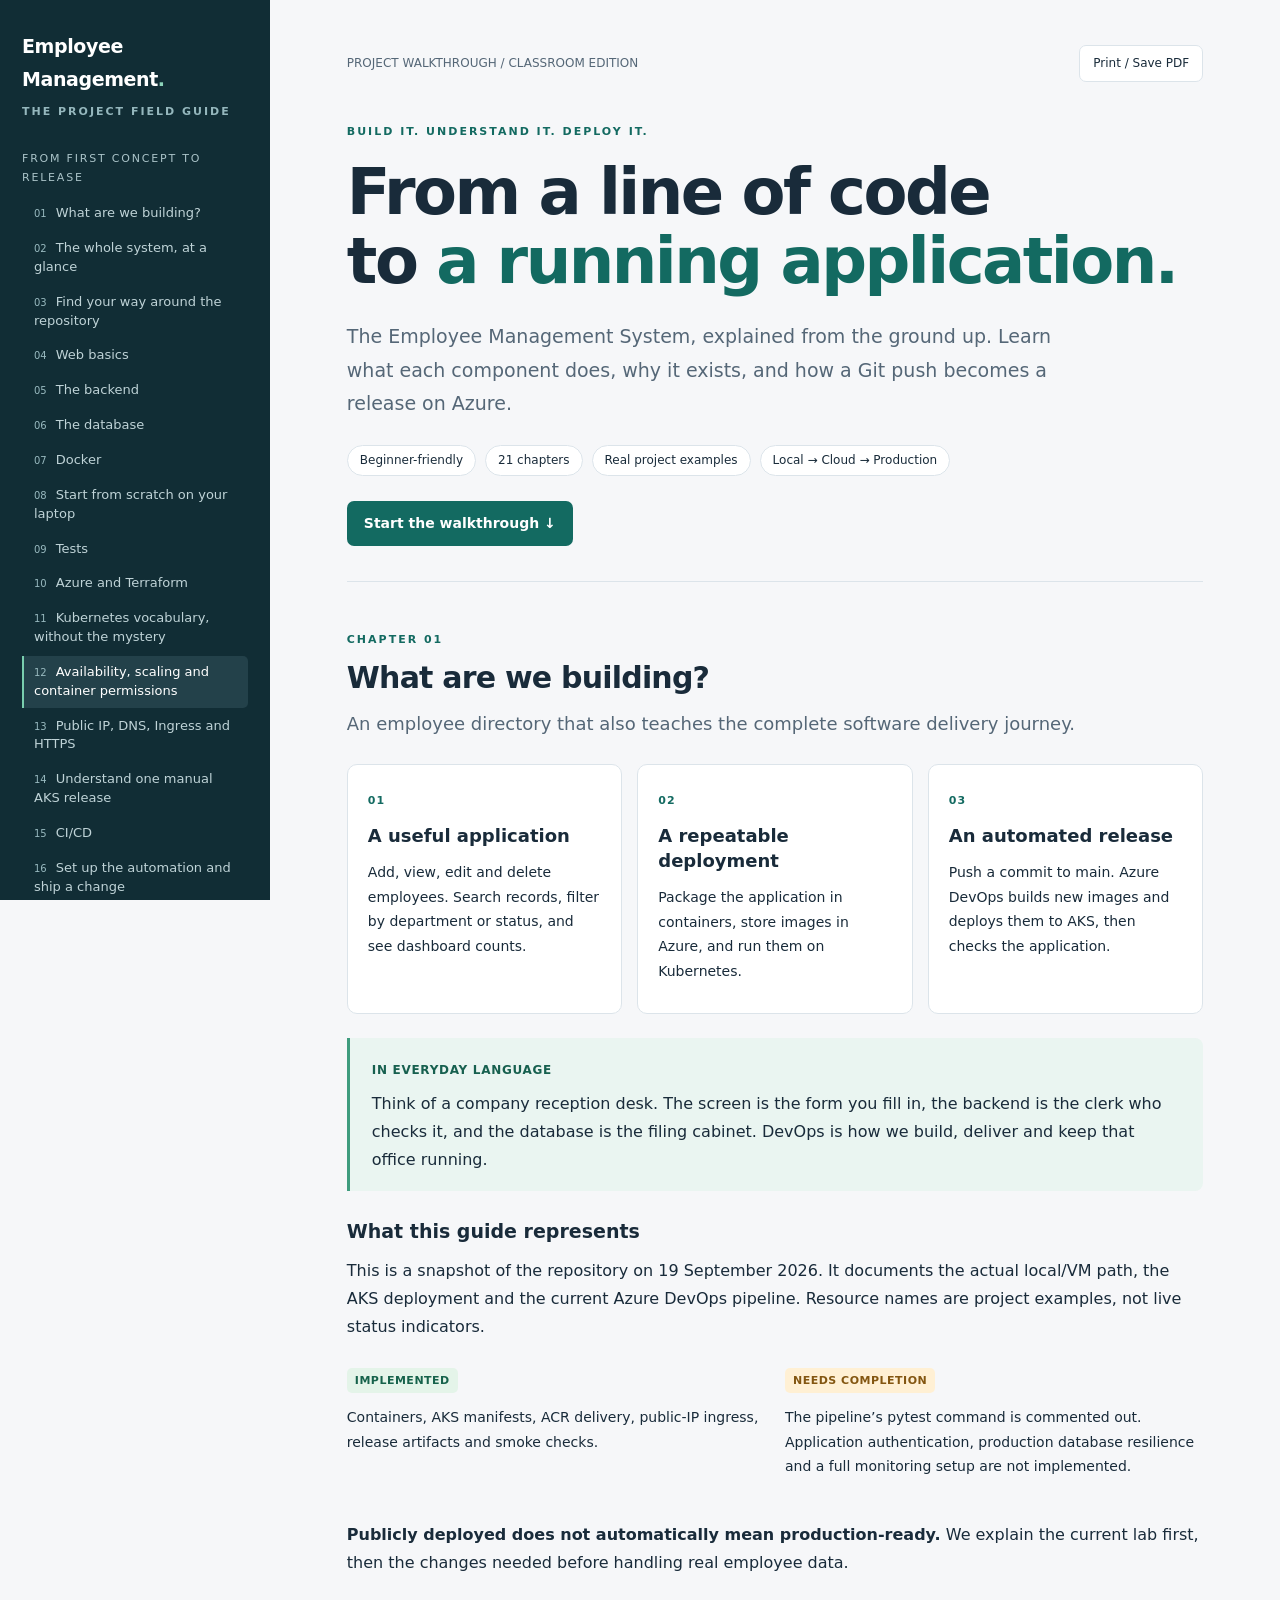
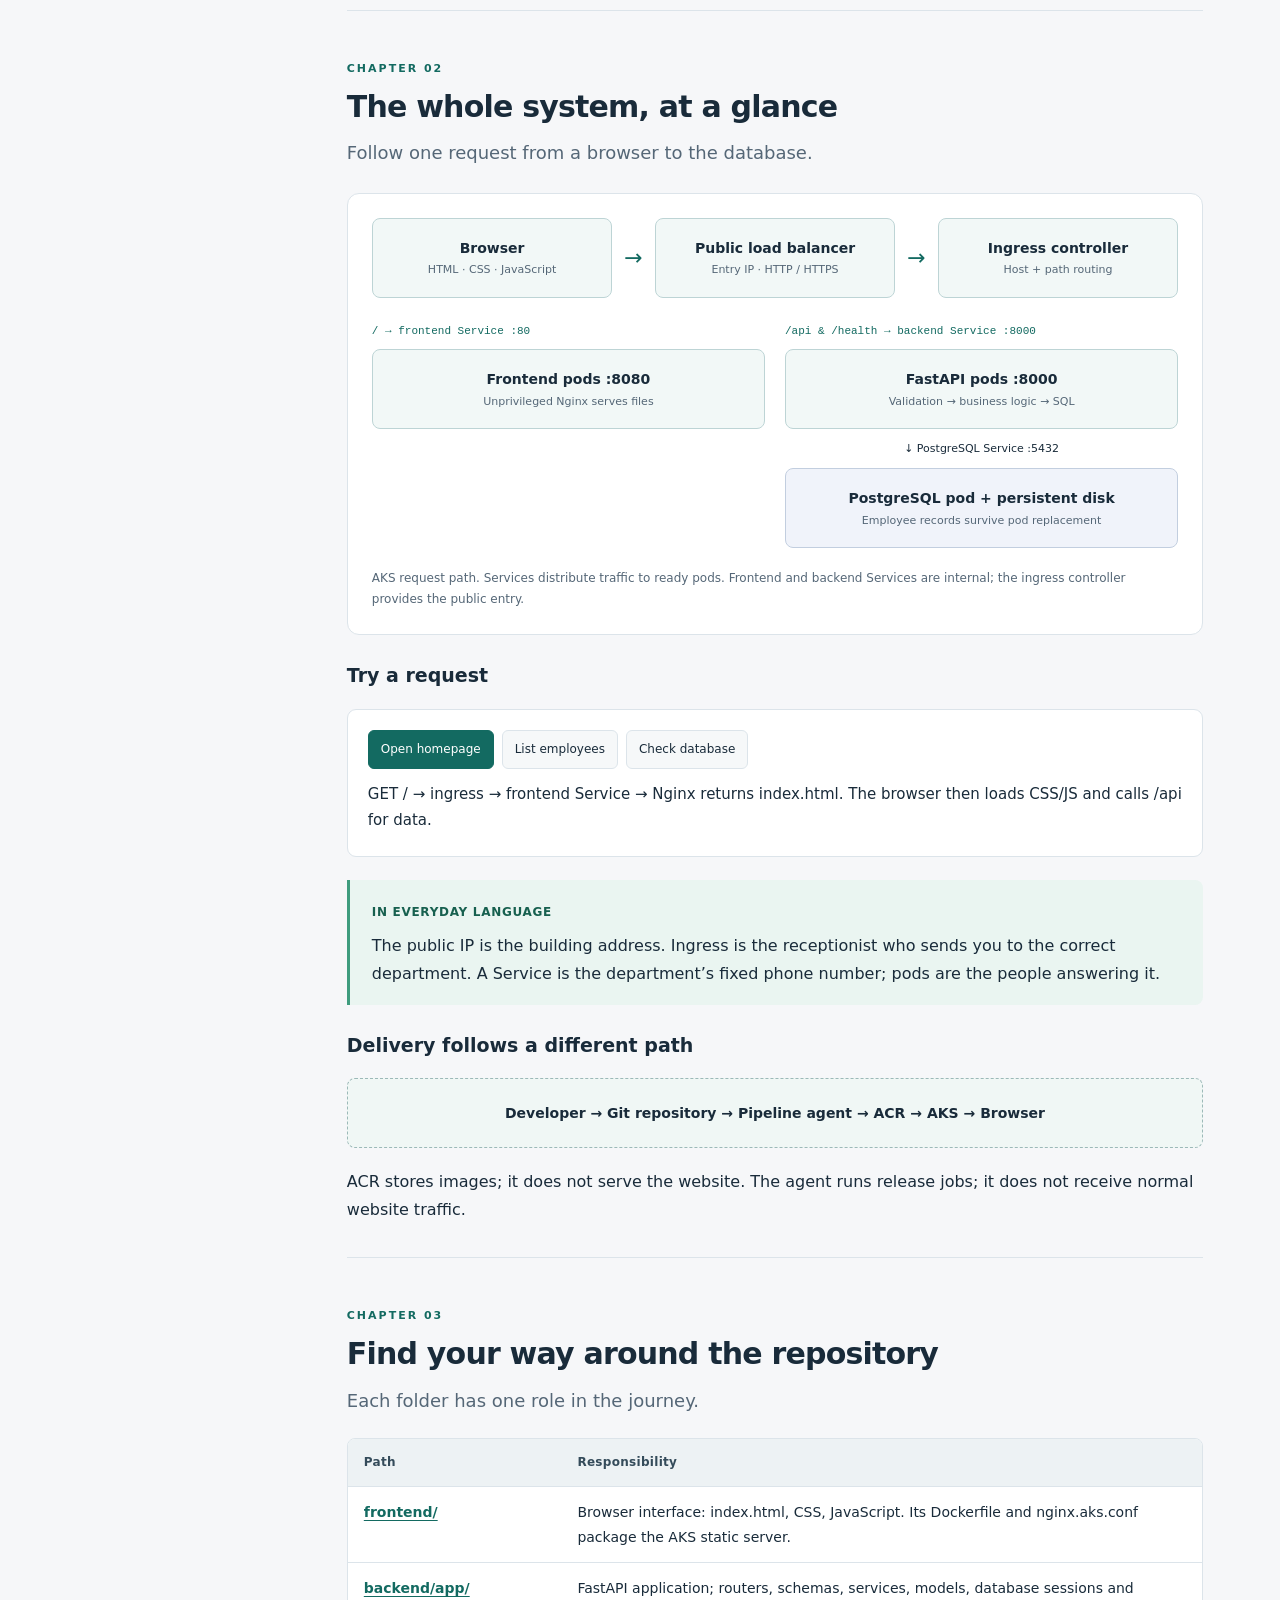
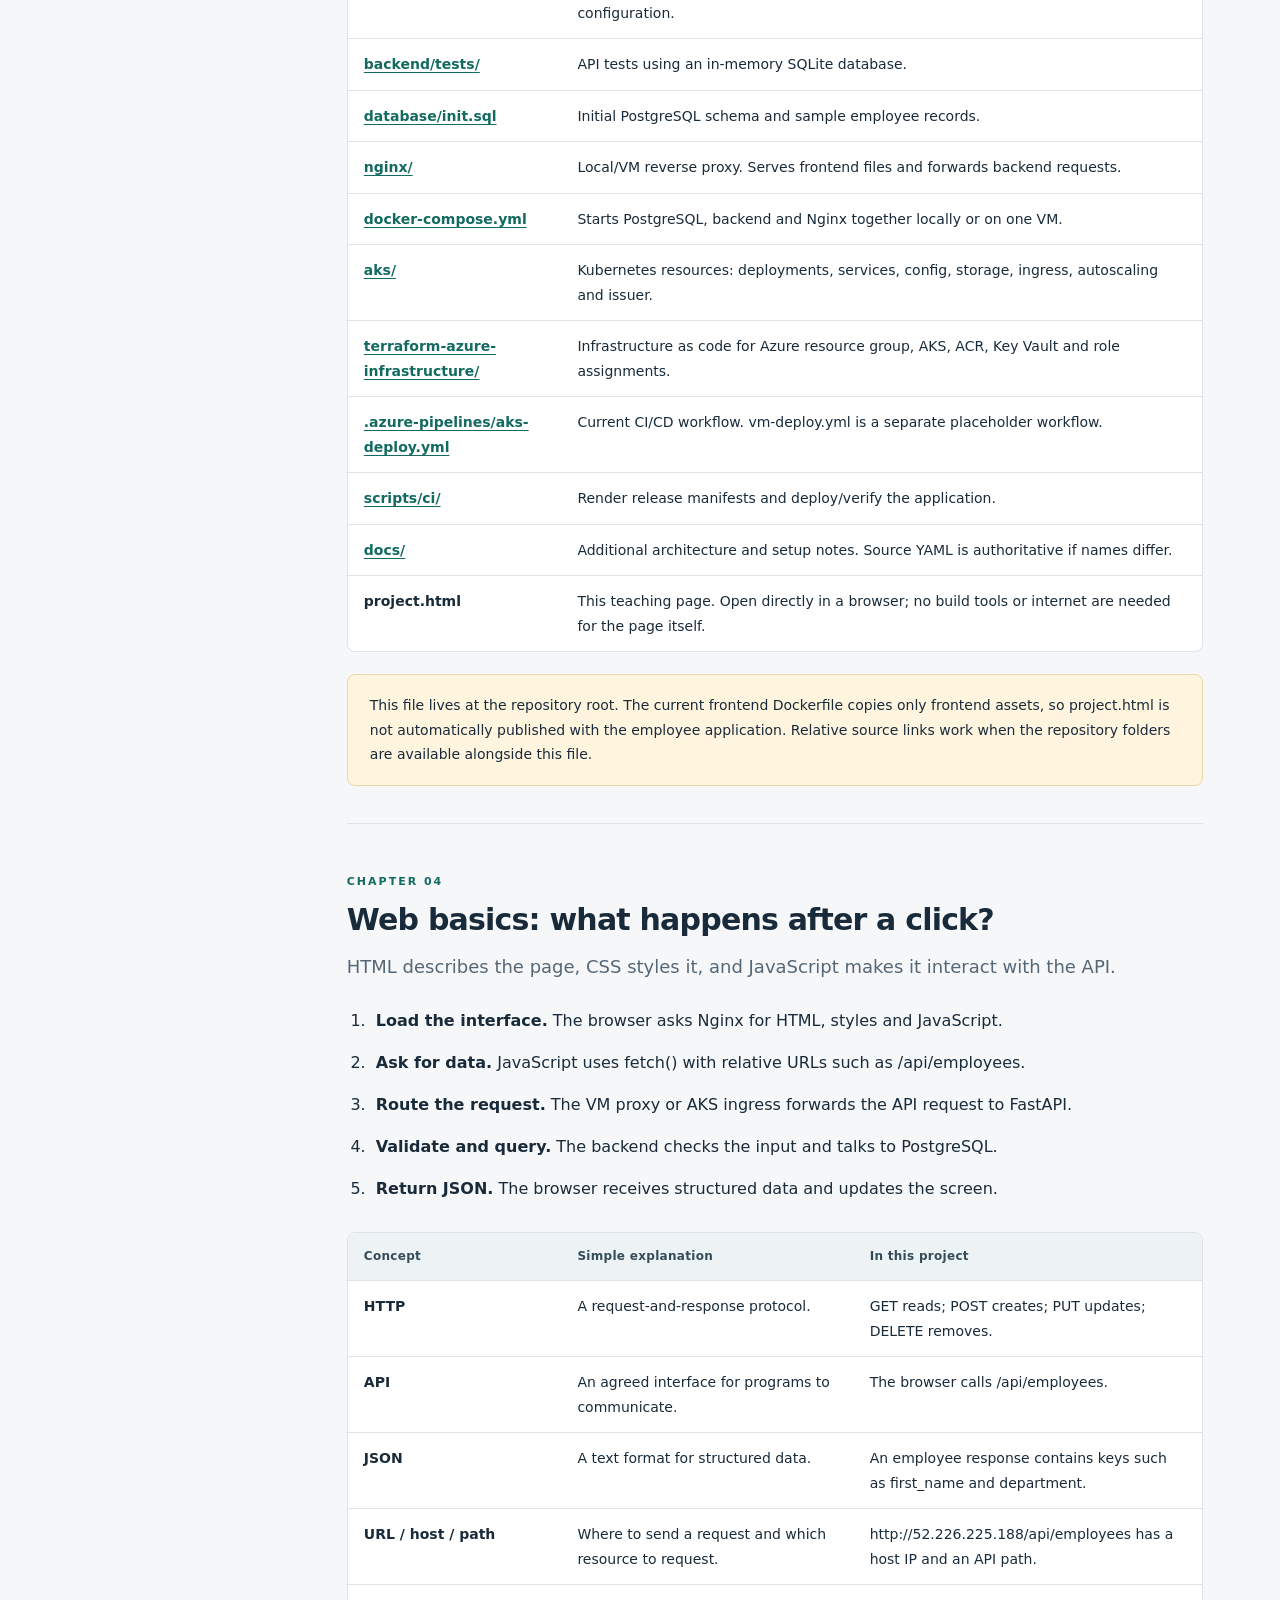
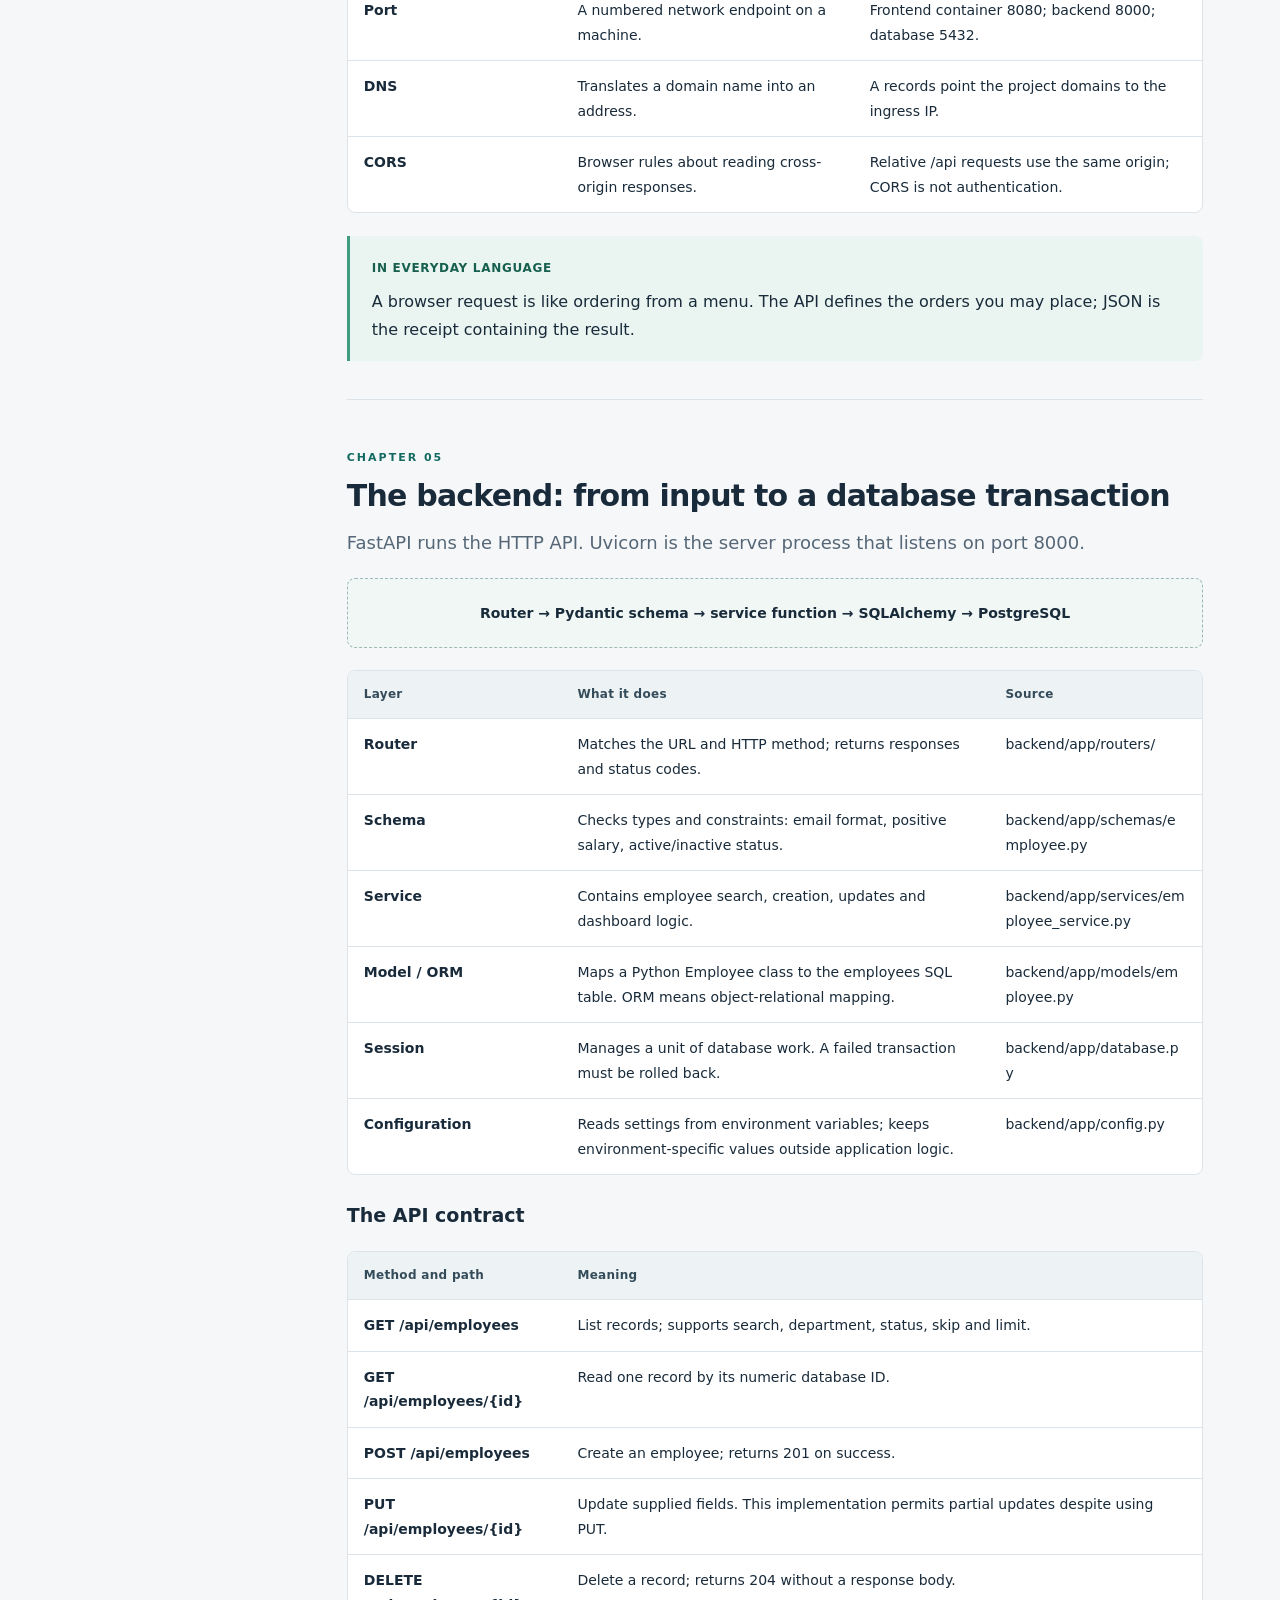
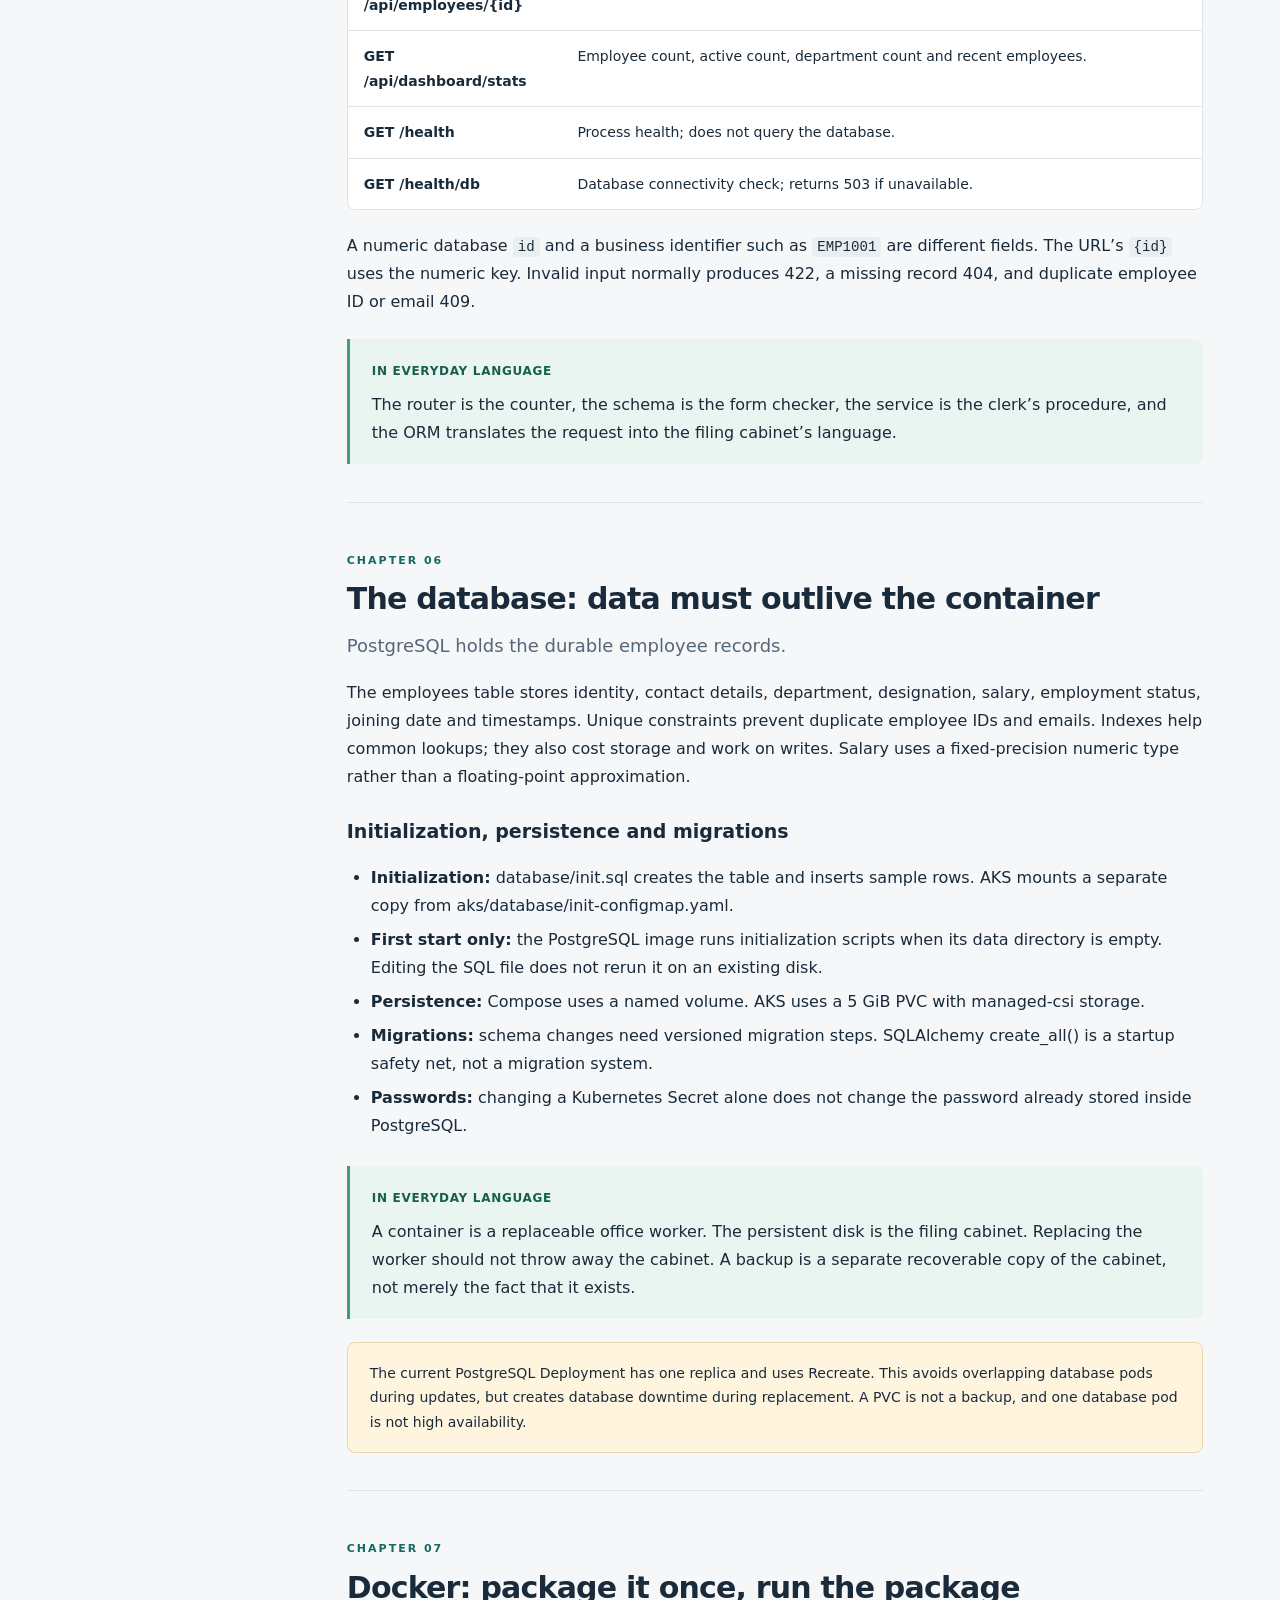
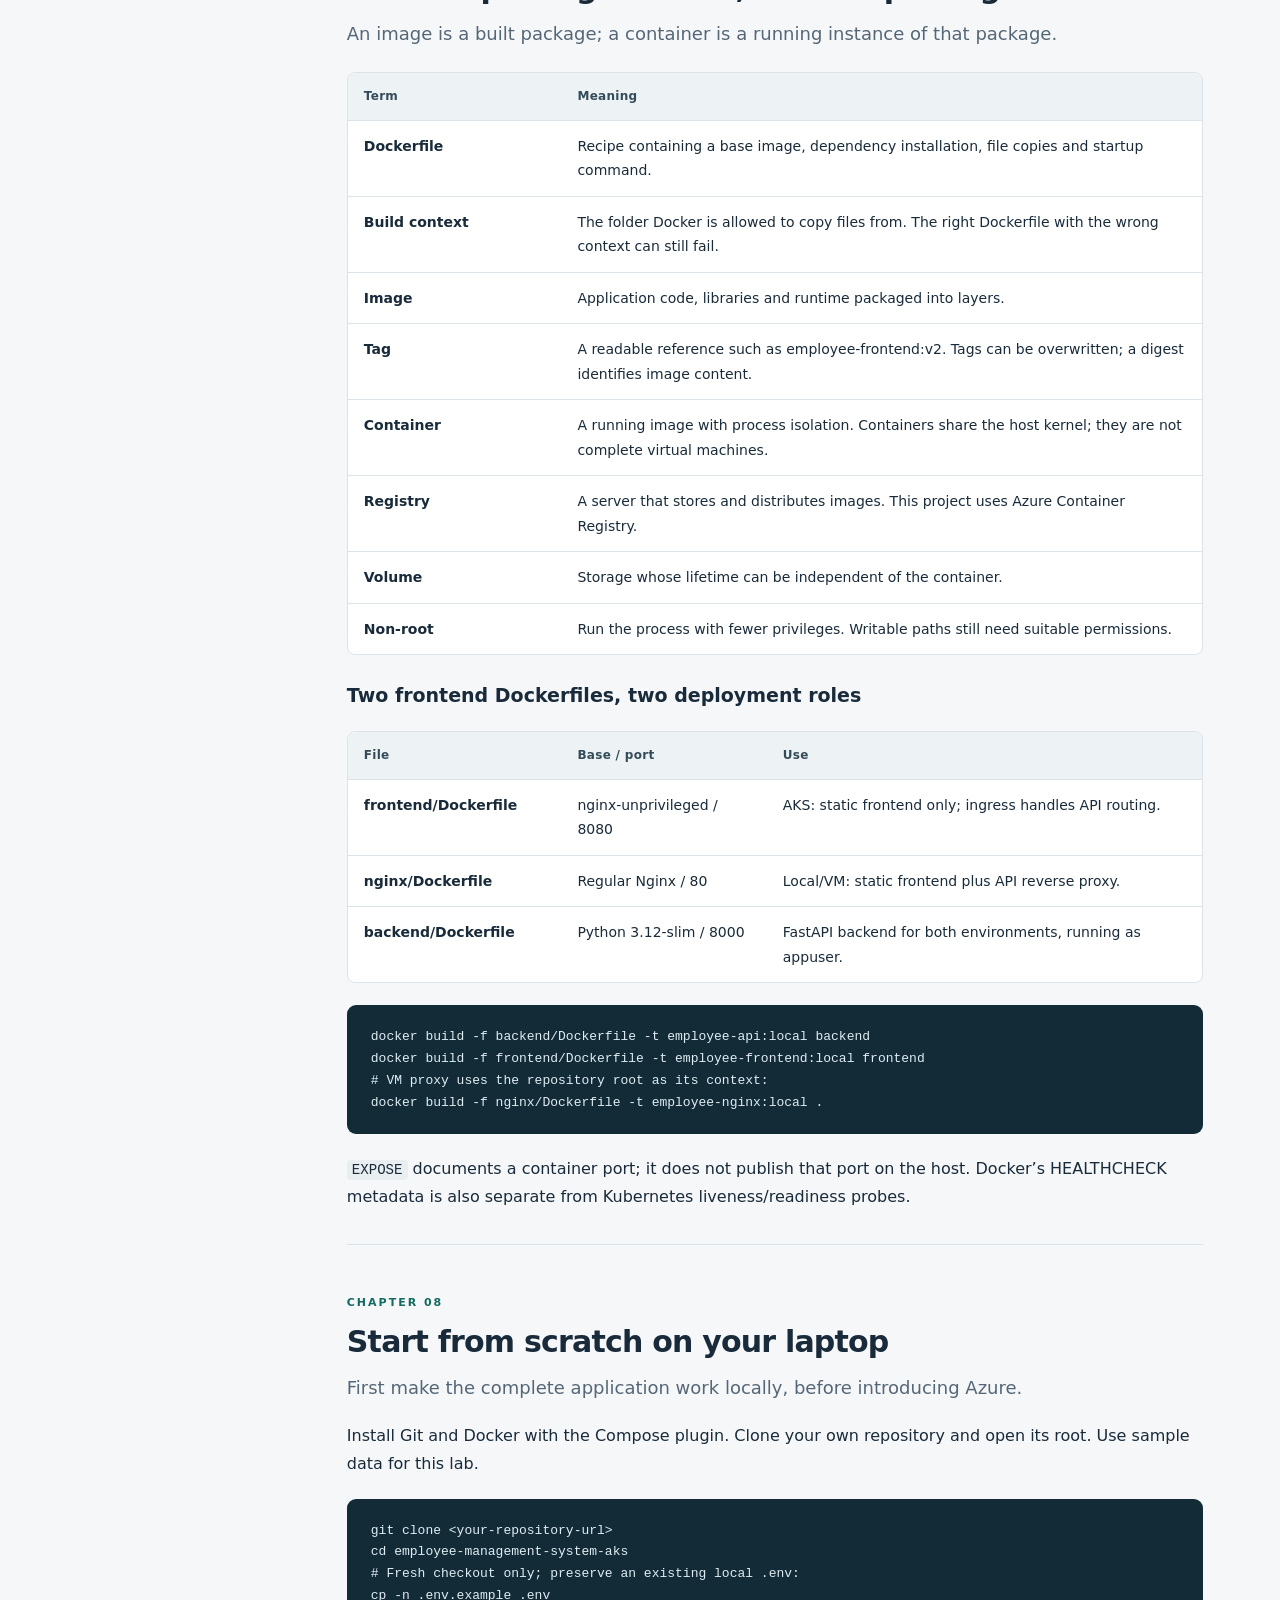
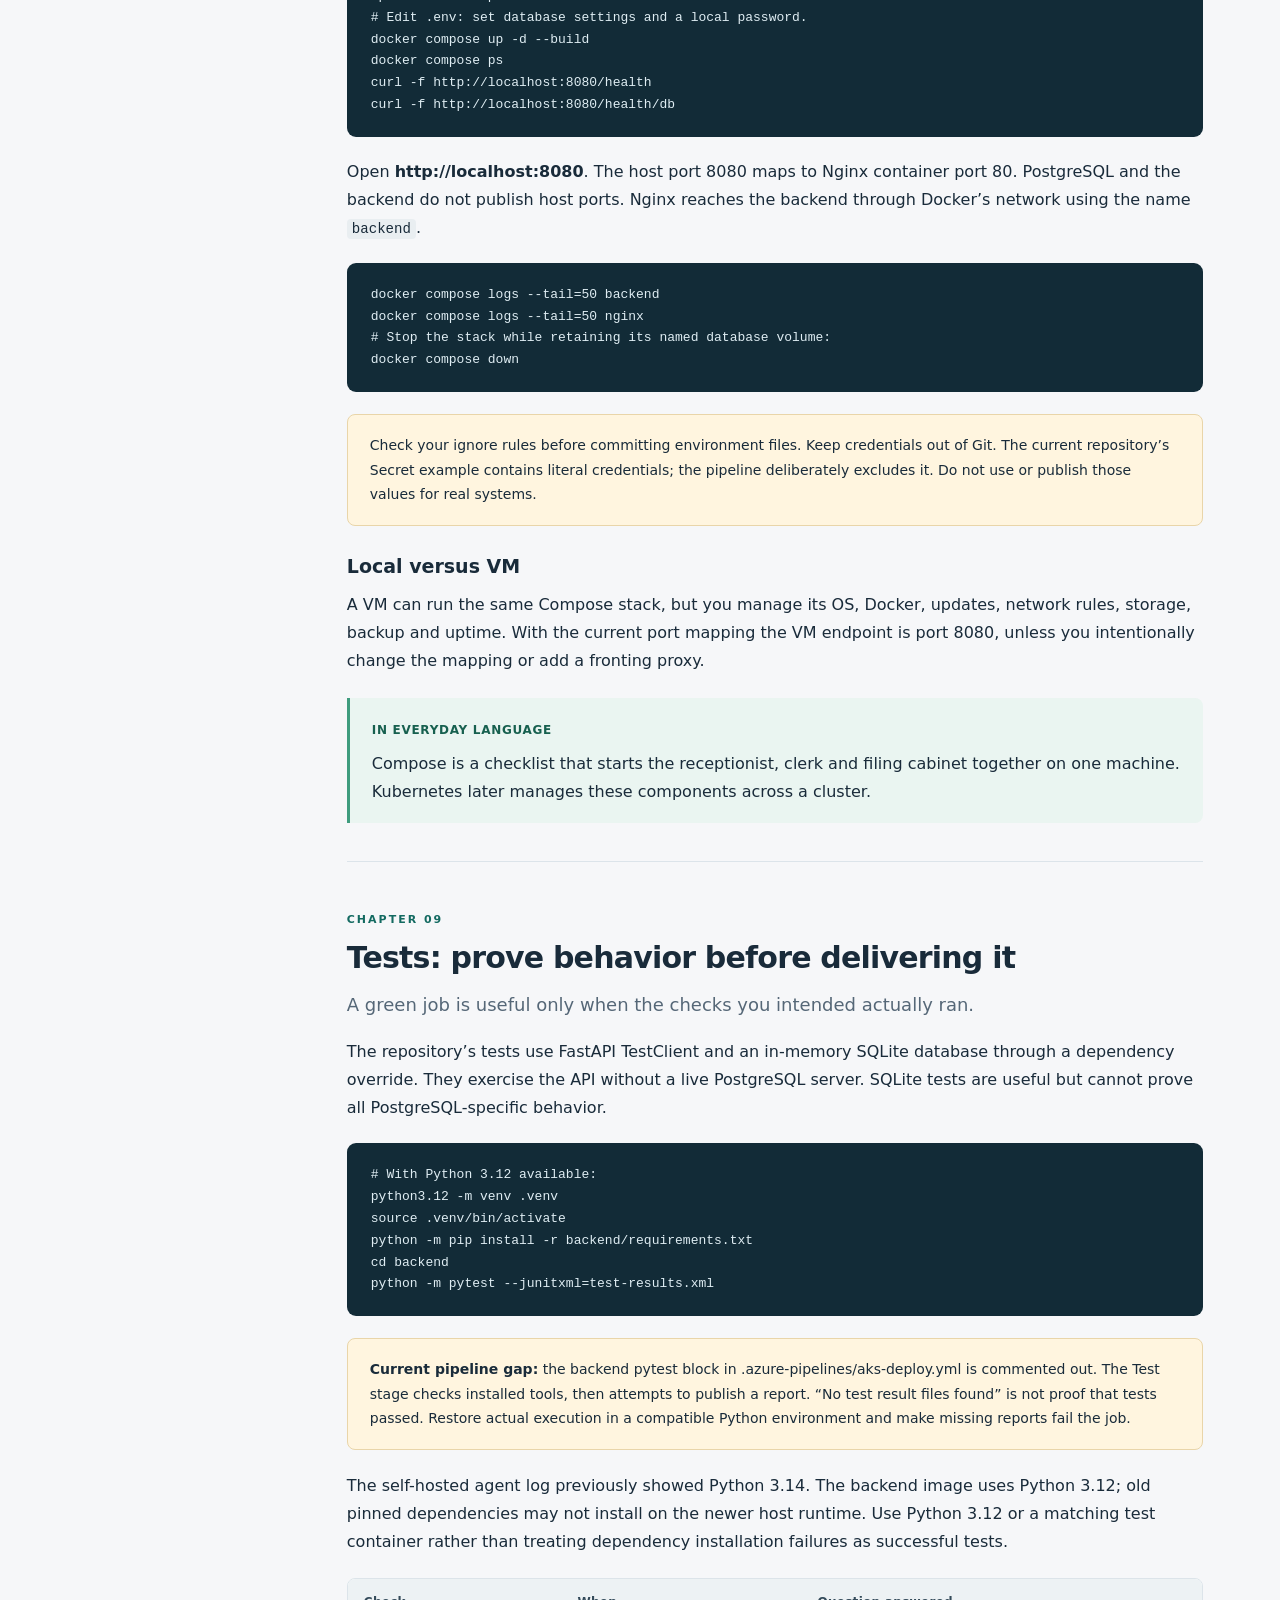
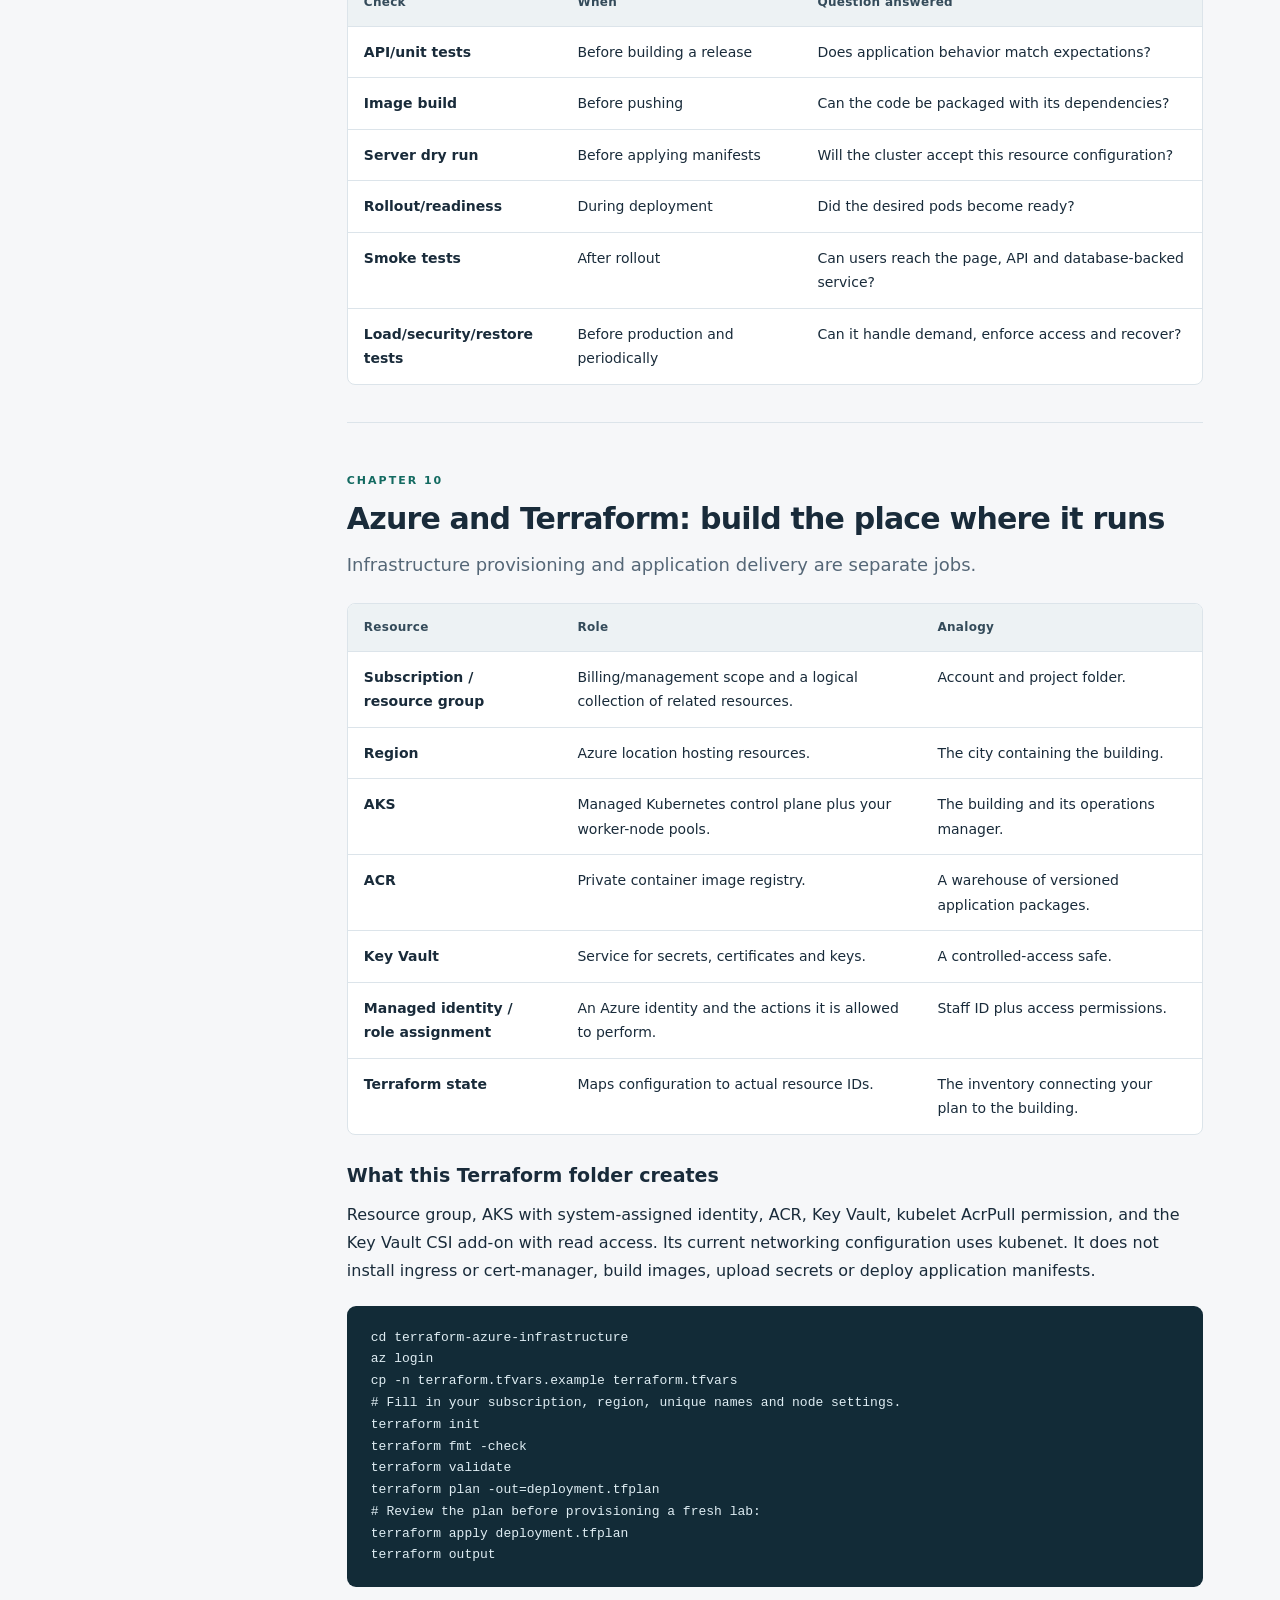
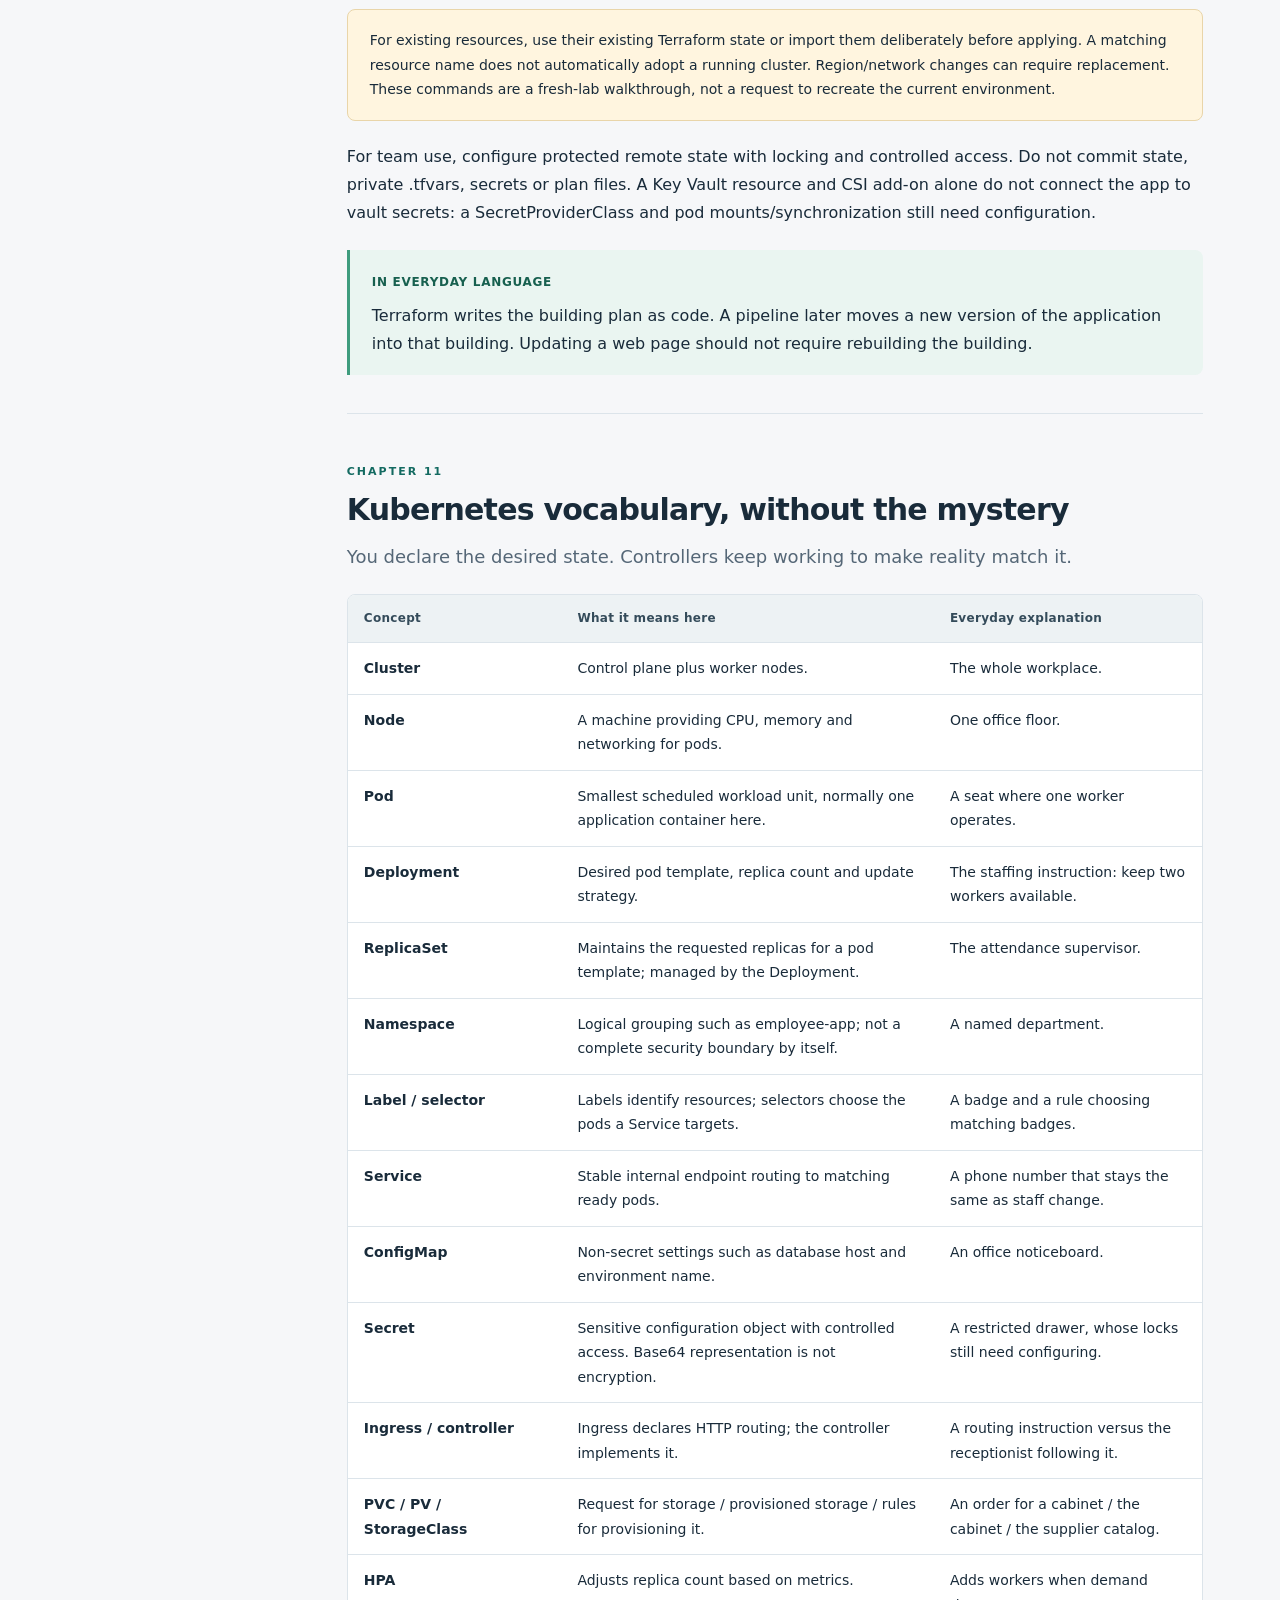
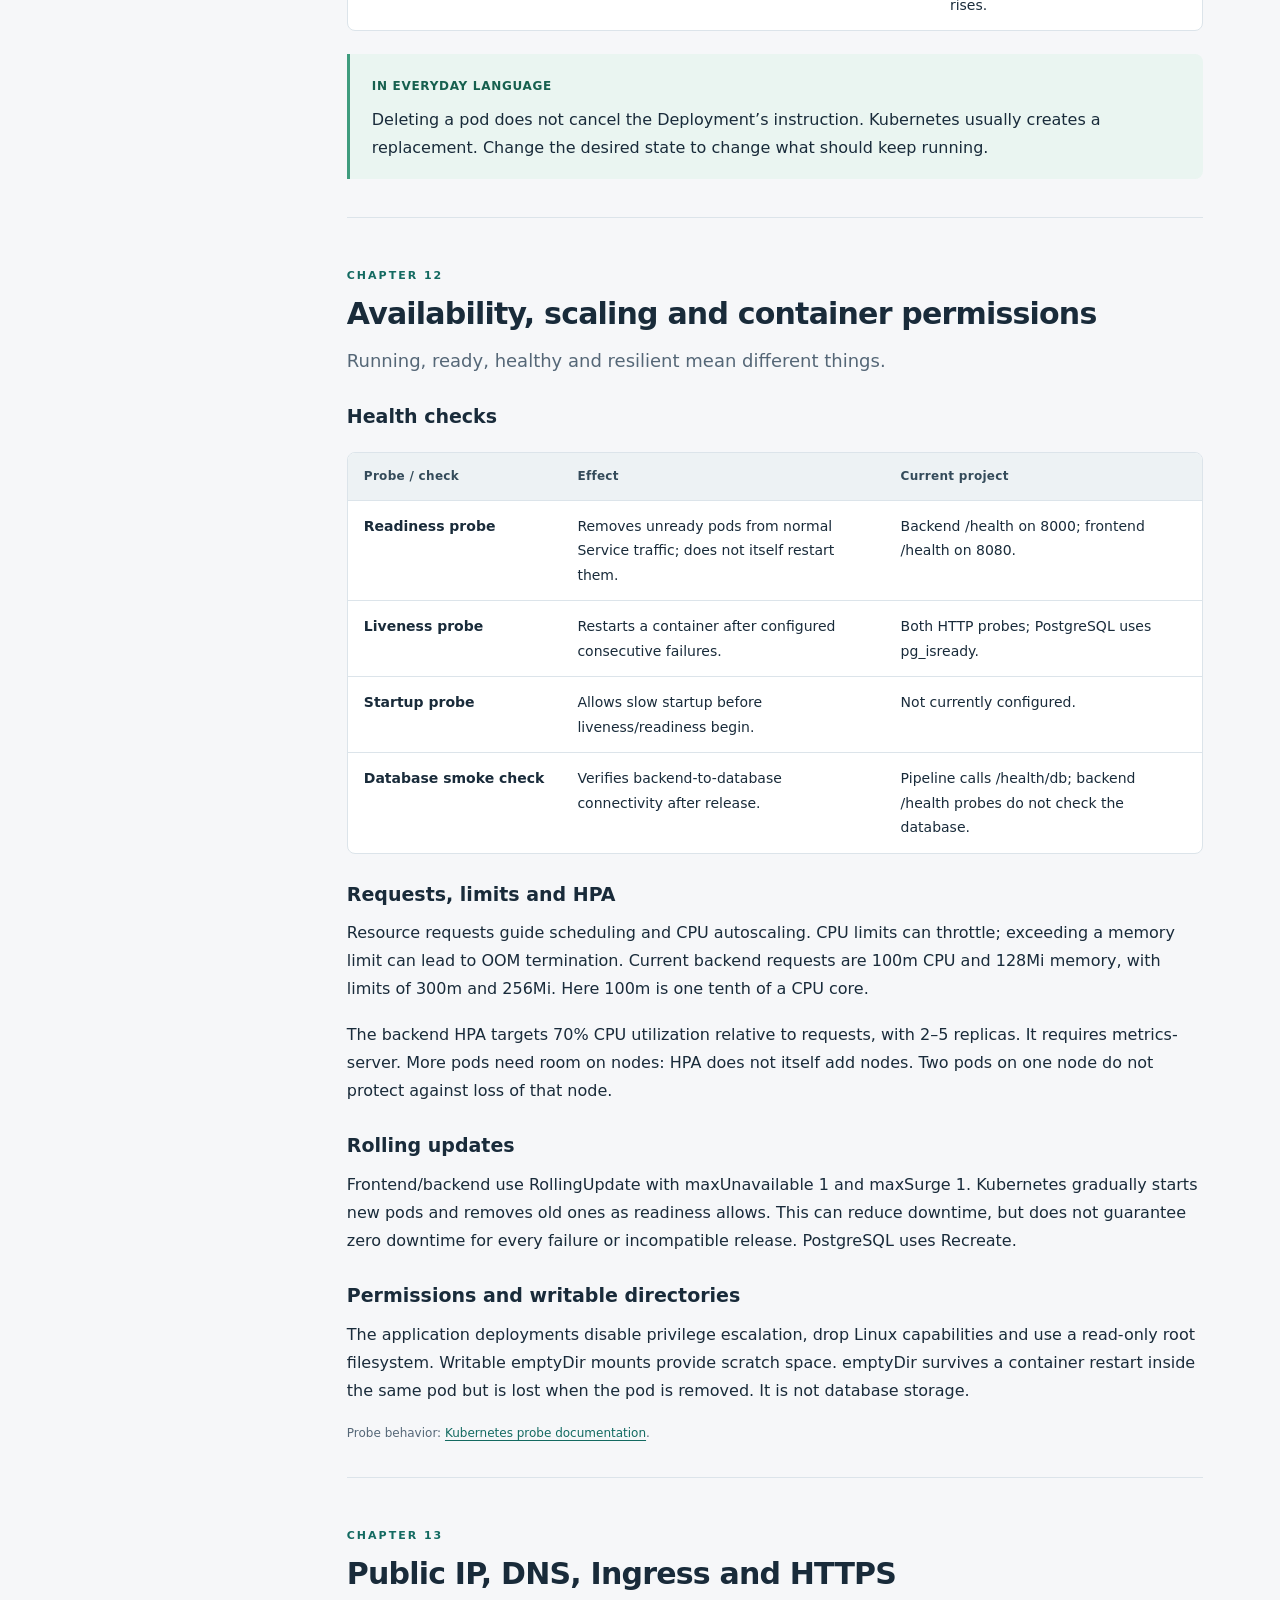
<file: project.html>
<!doctype html>
<html lang="en"><head><meta charset="utf-8"><meta name="viewport" content="width=device-width, initial-scale=1"><meta name="description" content="A beginner-friendly guide to the Employee Management System: frontend, FastAPI, PostgreSQL, Docker, Terraform, AKS and Azure DevOps, from local development to production planning."><title>Employee Management System · From code to cloud</title><style>
:root{--bg:#f6f7f9;--paper:#fff;--ink:#192b3a;--muted:#556777;--line:#dce4ea;--accent:#136a61;--soft:#eaf5f1;--nav:#112d35;--amber:#906013}*{box-sizing:border-box}html{scroll-behavior:smooth;scroll-padding-top:28px}body{margin:0;background:var(--bg);color:var(--ink);font:16px/1.75 system-ui,-apple-system,BlinkMacSystemFont,"Segoe UI",sans-serif}a{color:var(--accent);text-underline-offset:3px}a:hover{text-decoration-thickness:2px}button,input{font:inherit}button{cursor:pointer}button:focus-visible,a:focus-visible,summary:focus-visible,input:focus-visible{outline:3px solid #cb8b26;outline-offset:4px}.skip{position:fixed;left:16px;top:-80px;background:white;padding:12px;z-index:5}.skip:focus{top:12px}.sidebar{position:fixed;inset:0 auto 0 0;width:270px;background:var(--nav);color:#d6e6e7;padding:30px 22px;overflow:auto}.brand{font-size:19px;font-weight:750;color:white;letter-spacing:-.4px}.brand small{display:block;font-size:11px;letter-spacing:2px;color:#95b7bd;margin-top:5px}.nav-label{font-size:11px;letter-spacing:1.8px;color:#aac3c8;margin:28px 0 10px}.sidebar a{display:block;font-size:13px;color:#bfd3d7;text-decoration:none;padding:7px 10px;border-left:2px solid transparent;border-radius:0 5px 5px 0;line-height:1.45;margin:2px 0}.sidebar a:hover,.sidebar a.active{color:#fff;background:#23414a;border-left-color:#79ceae}.sidebar a span{font-size:10px;color:#98b9bf;margin-right:9px}.nav-foot{font-size:12px;color:#b3c8ce;margin-top:25px;border-top:1px solid #3a555d;padding-top:16px}main{margin-left:270px;max-width:1240px;padding:45px 6vw 70px}.topbar{display:flex;justify-content:space-between;align-items:center;gap:15px;font-size:12px;color:var(--muted);margin-bottom:40px}.print{border:1px solid var(--line);background:#fff;border-radius:7px;padding:7px 13px;color:var(--ink)}.eyebrow{font-size:11px;letter-spacing:2px;font-weight:750;color:var(--accent)}h1{font-size:clamp(38px,5vw,64px);line-height:1.08;letter-spacing:-2.5px;margin:17px 0 24px;max-width:850px}h1 em{font-style:normal;color:var(--accent)}.hero-text{font-size:19px;max-width:720px;color:var(--muted)}.hero{padding-bottom:35px;border-bottom:1px solid var(--line)}.chips{display:flex;gap:9px;flex-wrap:wrap;margin:25px 0}.chips span{font-size:12px;background:#fff;border:1px solid var(--line);border-radius:30px;padding:4px 12px}.hero-link{display:inline-block;background:var(--accent);color:white;border-radius:7px;padding:10px 17px;text-decoration:none;font-size:14px;font-weight:650}.chapter{padding:48px 0 15px;border-bottom:1px solid var(--line);scroll-margin-top:20px}h2{font-size:30px;letter-spacing:-.8px;line-height:1.25;margin:10px 0 12px}h3{font-size:19px;line-height:1.4;margin:27px 0 10px}.lead{font-size:18px;color:var(--muted);margin-top:0}p{margin:12px 0 18px}ul,ol{padding-left:24px}li{padding:3px 0}.cards{display:grid;grid-template-columns:repeat(3,minmax(0,1fr));gap:15px;margin:24px 0}.cards article{background:var(--paper);border:1px solid var(--line);padding:20px;border-radius:10px}.cards article h3{margin:10px 0;font-size:18px}.cards p{font-size:14px;margin-bottom:10px}.card-icon{font-size:11px;letter-spacing:1px;color:var(--accent);font-weight:750}.plain{background:var(--soft);border-left:3px solid #3f9c7e;border-radius:0 8px 8px 0;padding:17px 22px;margin:23px 0}.plain strong{color:#17604f;font-size:12px;letter-spacing:.7px;text-transform:uppercase}.plain p{margin:7px 0 0}.note{padding:18px 22px;background:#fff5df;border:1px solid #e9d5a9;border-radius:8px;font-size:14px;margin:22px 0}.badge{display:inline-block;color:#16624b;background:#e4f4e9;border-radius:5px;font-size:11px;font-weight:750;letter-spacing:.5px;padding:3px 8px;text-transform:uppercase}.badge.amber{background:#fff0d4;color:#835611}.status-grid{display:grid;grid-template-columns:1fr 1fr;gap:20px;margin:24px 0}.status-grid p{font-size:14px}.table-wrap{overflow-x:auto;margin:22px 0;border:1px solid var(--line);border-radius:8px;background:white}table{border-collapse:collapse;width:100%;font-size:14px;text-align:left}th{background:#edf2f4;color:#344b5a;font-size:12px;letter-spacing:.3px}td,th{padding:13px 16px;border-bottom:1px solid var(--line);vertical-align:top}tr:last-child td{border-bottom:0}td:first-child{font-weight:650;min-width:155px;width:25%}td{overflow-wrap:anywhere}pre{background:#122b37;color:#dfedf3;border-radius:9px;padding:21px 24px;overflow-x:auto;line-height:1.65;font-size:13px;margin:21px 0}code{font: .88em/1.6 ui-monospace,SFMono-Regular,Consolas,monospace;background:#e9eef1;padding:2px 5px;border-radius:4px;overflow-wrap:anywhere}pre code{font-size:inherit;background:none;padding:0;color:inherit;overflow-wrap:normal}.architecture{margin:24px 0;background:#fff;border:1px solid var(--line);border-radius:12px;padding:24px}.flow{display:flex;align-items:center;gap:12px}.node{border:1px solid #bdd4d5;background:#f2f8f7;padding:17px 13px;text-align:center;border-radius:8px;flex:1}.node b{font-size:14px;display:block}.node small{font-size:11px;color:var(--muted);display:block}.arrow{color:var(--accent);font-size:22px}.routes{display:grid;grid-template-columns:1fr 1fr;gap:20px;margin-top:25px}.route-label{display:block;font:11px/1.6 ui-monospace,monospace;margin:0 0 9px;color:var(--accent)}.down{text-align:center;font-size:11px;margin:10px 0}.database{background:#f0f3fa;border-color:#c2cedf}figcaption{font-size:12px;color:var(--muted);margin-top:20px}.strip{padding:20px;border:1px dashed #9cb9b8;background:#f0f7f5;border-radius:8px;text-align:center;line-height:2;font-weight:650;font-size:14px;margin:20px 0}.interactive{border:1px solid var(--line);background:white;padding:20px;border-radius:9px;margin:20px 0}.choices{display:flex;flex-wrap:wrap;gap:8px}.choices button{font-size:12px;border:1px solid var(--line);background:#f6f8f9;color:var(--ink);border-radius:6px;padding:8px 12px}.choices button[aria-pressed=true]{background:var(--accent);color:#fff;border-color:var(--accent)}.interactive p{font-size:15px;min-height:55px;margin-bottom:0}.steps li{padding:7px 0 7px 5px}.source{font-size:12px;color:var(--muted)}details{border:1px solid var(--line);border-radius:8px;background:white;padding:14px 18px;margin:10px 0}summary{cursor:pointer;font-weight:650;font-size:15px}details p{font-size:14px;margin:15px 0 3px}blockquote{margin:24px 0;padding:24px;background:#eaf1f4;border-radius:8px;font-size:18px;border-left:3px solid #4c7d8d}.reading{columns:2;column-gap:30px;font-size:14px}.reading li{break-inside:avoid}.footer{font-size:13px;color:var(--muted);padding:32px 0 0}.progress{height:3px;background:#77cfaf;position:fixed;left:0;top:0;width:0;z-index:10}.mobile-title{display:none}
@media(min-width:1550px){main{margin-left:320px}.sidebar{width:290px}}
@media(max-width:1050px){.sidebar{width:230px;padding:25px 16px}main{margin-left:230px;padding:35px 4vw}.cards{grid-template-columns:1fr}.cards article{padding:18px}.cards article p{font-size:15px}}
@media(max-width:760px){.sidebar{position:relative;width:auto;height:auto;padding:20px}.brand{display:inline-block}.sidebar nav{display:grid;grid-template-columns:1fr 1fr;gap:0 8px;max-height:195px;overflow:auto;margin-top:12px}.nav-label,.nav-foot{display:none}.sidebar a{font-size:12px;padding:7px}.mobile-title{display:block;font-size:12px;color:#b9d2d5;margin-top:8px}main{margin:0;padding:25px 20px 45px}.topbar{margin-bottom:28px}.hero-text{font-size:17px}h1{letter-spacing:-1.5px}h2{font-size:26px}.chapter{padding-top:35px}.flow{flex-direction:column;align-items:stretch}.arrow{transform:rotate(90deg);text-align:center;height:27px}.routes,.status-grid{grid-template-columns:1fr}.architecture{padding:17px}.reading{columns:1}td,th{padding:11px}pre{padding:16px;font-size:12px}body{font-size:15px}}
@media(prefers-reduced-motion:reduce){html{scroll-behavior:auto}}
@media print{body{background:white;font-size:10pt;color:#000}.sidebar,.topbar,.hero-link,.progress,.interactive,.skip{display:none}main{margin:0;padding:0;max-width:none}h1{font-size:32pt}h2{font-size:22pt}h3{break-after:avoid}.chapter{padding-top:20px}.cards{grid-template-columns:repeat(3,1fr)}a{color:#174f46}pre{white-space:pre-wrap;overflow-wrap:anywhere;background:#f0f2f4;color:#111;border:1px solid #ccc;font-size:9pt}.table-wrap{overflow:visible}table{font-size:9pt}tr,.node,.plain,details{break-inside:avoid}details>p{display:block!important}.choices{display:none}.note{background:#fff8e9}.reading{columns:2}@page{margin:16mm}}
</style></head><body><a href="#main" class="skip">Skip to content</a><div class="progress" aria-hidden="true"></div><aside class="sidebar"><div class="brand">Employee Management<span style="color:#8cd4ba">.</span><small>THE PROJECT FIELD GUIDE</small></div><div class="mobile-title">Explore the chapters ↓</div><div class="nav-label">FROM FIRST CONCEPT TO RELEASE</div><nav aria-label="Guide chapters"><a href="#overview"><span>01</span>What are we building?</a><a href="#map"><span>02</span>The whole system, at a glance</a><a href="#repository"><span>03</span>Find your way around the repository</a><a href="#web-basics"><span>04</span>Web basics</a><a href="#backend"><span>05</span>The backend</a><a href="#database"><span>06</span>The database</a><a href="#containers"><span>07</span>Docker</a><a href="#local"><span>08</span>Start from scratch on your laptop</a><a href="#testing"><span>09</span>Tests</a><a href="#azure"><span>10</span>Azure and Terraform</a><a href="#kubernetes"><span>11</span>Kubernetes vocabulary, without the mystery</a><a href="#reliability"><span>12</span>Availability, scaling and container permissions</a><a href="#networking"><span>13</span>Public IP, DNS, Ingress and HTTPS</a><a href="#manual-deploy"><span>14</span>Understand one manual AKS release</a><a href="#pipeline"><span>15</span>CI/CD</a><a href="#setup-pipeline"><span>16</span>Set up the automation and ship a change</a><a href="#operations"><span>17</span>Verify, observe and roll back</a><a href="#troubleshooting"><span>18</span>Troubleshooting</a><a href="#production"><span>19</span>From a working lab to production</a><a href="#classroom"><span>20</span>Teach it</a><a href="#reference"><span>21</span>Glossary and further reading</a></nav><div class="nav-foot">A practical guide for learners.<br>Read in order, or jump to a concept.<br><br>Standalone · Offline-friendly</div></aside><main id="main"><div class="topbar"><span>PROJECT WALKTHROUGH / CLASSROOM EDITION</span><button type="button" class="print" id="print-page">Print / Save PDF</button></div><header class="hero"><div class="eyebrow">BUILD IT. UNDERSTAND IT. DEPLOY IT.</div><h1>From a line of code<br>to <em>a running application.</em></h1><p class="hero-text">The Employee Management System, explained from the ground up. Learn what each component does, why it exists, and how a Git push becomes a release on Azure.</p><div class="chips"><span>Beginner-friendly</span><span>21 chapters</span><span>Real project examples</span><span>Local → Cloud → Production</span></div><a class="hero-link" href="#overview">Start the walkthrough ↓</a></header><section id="overview" class="chapter"><div class="eyebrow">CHAPTER 01</div><h2>What are we building?</h2><p class="lead">An employee directory that also teaches the complete software delivery journey.</p>
<div class="cards"><article><span class="card-icon">01</span><h3>A useful application</h3><p>Add, view, edit and delete employees. Search records, filter by department or status, and see dashboard counts.</p></article><article><span class="card-icon">02</span><h3>A repeatable deployment</h3><p>Package the application in containers, store images in Azure, and run them on Kubernetes.</p></article><article><span class="card-icon">03</span><h3>An automated release</h3><p>Push a commit to main. Azure DevOps builds new images and deploys them to AKS, then checks the application.</p></article></div>
<aside class="plain"><strong>In everyday language</strong><p>Think of a company reception desk. The screen is the form you fill in, the backend is the clerk who checks it, and the database is the filing cabinet. DevOps is how we build, deliver and keep that office running.</p></aside>
<h3>What this guide represents</h3><p>This is a snapshot of the repository on 19 September 2026. It documents the actual local/VM path, the AKS deployment and the current Azure DevOps pipeline. Resource names are project examples, not live status indicators.</p>
<div class="status-grid"><div><span class="badge">Implemented</span><p>Containers, AKS manifests, ACR delivery, public-IP ingress, release artifacts and smoke checks.</p></div><div><span class="badge amber">Needs completion</span><p>The pipeline’s pytest command is commented out. Application authentication, production database resilience and a full monitoring setup are not implemented.</p></div></div>
<p><strong>Publicly deployed does not automatically mean production-ready.</strong> We explain the current lab first, then the changes needed before handling real employee data.</p>
</section><section id="map" class="chapter"><div class="eyebrow">CHAPTER 02</div><h2>The whole system, at a glance</h2><p class="lead">Follow one request from a browser to the database.</p>
<figure class="architecture"><div class="flow"><div class="node"><b>Browser</b><small>HTML · CSS · JavaScript</small></div><span class="arrow" aria-hidden="true">→</span><div class="node"><b>Public load balancer</b><small>Entry IP · HTTP / HTTPS</small></div><span class="arrow" aria-hidden="true">→</span><div class="node"><b>Ingress controller</b><small>Host + path routing</small></div></div><div class="routes"><div><span class="route-label">/ → frontend Service :80</span><div class="node"><b>Frontend pods :8080</b><small>Unprivileged Nginx serves files</small></div></div><div><span class="route-label">/api &amp; /health → backend Service :8000</span><div class="node"><b>FastAPI pods :8000</b><small>Validation → business logic → SQL</small></div><div class="down">↓ PostgreSQL Service :5432</div><div class="node database"><b>PostgreSQL pod + persistent disk</b><small>Employee records survive pod replacement</small></div></div></div><figcaption>AKS request path. Services distribute traffic to ready pods. Frontend and backend Services are internal; the ingress controller provides the public entry.</figcaption></figure>
<h3>Try a request</h3><div class="interactive"><div class="choices" role="group" aria-label="Choose request path"><button type="button" data-route="home" aria-pressed="true">Open homepage</button><button type="button" data-route="employees" aria-pressed="false">List employees</button><button type="button" data-route="health" aria-pressed="false">Check database</button></div><p id="route-output" aria-live="polite">GET / → ingress → frontend Service → Nginx returns index.html. The browser then loads CSS/JS and calls /api for data.</p></div>
<aside class="plain"><strong>In everyday language</strong><p>The public IP is the building address. Ingress is the receptionist who sends you to the correct department. A Service is the department’s fixed phone number; pods are the people answering it.</p></aside>
<h3>Delivery follows a different path</h3><div class="strip">Developer → Git repository → Pipeline agent → ACR → AKS → Browser</div><p>ACR stores images; it does not serve the website. The agent runs release jobs; it does not receive normal website traffic.</p>
</section><section id="repository" class="chapter"><div class="eyebrow">CHAPTER 03</div><h2>Find your way around the repository</h2><p class="lead">Each folder has one role in the journey.</p><div class="table-wrap"><table><thead><tr><th scope="col">Path</th><th scope="col">Responsibility</th></tr></thead><tbody><tr><td><a href="frontend/index.html">frontend/</a></td><td>Browser interface: index.html, CSS, JavaScript. Its Dockerfile and nginx.aks.conf package the AKS static server.</td></tr><tr><td><a href="backend/app/main.py">backend/app/</a></td><td>FastAPI application; routers, schemas, services, models, database sessions and configuration.</td></tr><tr><td><a href="backend/tests/test_api.py">backend/tests/</a></td><td>API tests using an in-memory SQLite database.</td></tr><tr><td><a href="database/init.sql">database/init.sql</a></td><td>Initial PostgreSQL schema and sample employee records.</td></tr><tr><td><a href="nginx/nginx.conf">nginx/</a></td><td>Local/VM reverse proxy. Serves frontend files and forwards backend requests.</td></tr><tr><td><a href="docker-compose.yml">docker-compose.yml</a></td><td>Starts PostgreSQL, backend and Nginx together locally or on one VM.</td></tr><tr><td><a href="aks/kustomization.yaml">aks/</a></td><td>Kubernetes resources: deployments, services, config, storage, ingress, autoscaling and issuer.</td></tr><tr><td><a href="terraform-azure-infrastructure/main.tf">terraform-azure-infrastructure/</a></td><td>Infrastructure as code for Azure resource group, AKS, ACR, Key Vault and role assignments.</td></tr><tr><td><a href=".azure-pipelines/aks-deploy.yml">.azure-pipelines/aks-deploy.yml</a></td><td>Current CI/CD workflow. vm-deploy.yml is a separate placeholder workflow.</td></tr><tr><td><a href="scripts/ci/render-aks.py">scripts/ci/</a></td><td>Render release manifests and deploy/verify the application.</td></tr><tr><td><a href="docs/azure-devops-aks.md">docs/</a></td><td>Additional architecture and setup notes. Source YAML is authoritative if names differ.</td></tr><tr><td>project.html</td><td>This teaching page. Open directly in a browser; no build tools or internet are needed for the page itself.</td></tr></tbody></table></div><aside class="note">This file lives at the repository root. The current frontend Dockerfile copies only frontend assets, so project.html is not automatically published with the employee application. Relative source links work when the repository folders are available alongside this file.</aside></section><section id="web-basics" class="chapter"><div class="eyebrow">CHAPTER 04</div><h2>Web basics: what happens after a click?</h2><p class="lead">HTML describes the page, CSS styles it, and JavaScript makes it interact with the API.</p>
<ol class="steps"><li><b>Load the interface.</b> The browser asks Nginx for HTML, styles and JavaScript.</li><li><b>Ask for data.</b> JavaScript uses fetch() with relative URLs such as /api/employees.</li><li><b>Route the request.</b> The VM proxy or AKS ingress forwards the API request to FastAPI.</li><li><b>Validate and query.</b> The backend checks the input and talks to PostgreSQL.</li><li><b>Return JSON.</b> The browser receives structured data and updates the screen.</li></ol>
<div class="table-wrap"><table><thead><tr><th scope="col">Concept</th><th scope="col">Simple explanation</th><th scope="col">In this project</th></tr></thead><tbody><tr><td>HTTP</td><td>A request-and-response protocol.</td><td>GET reads; POST creates; PUT updates; DELETE removes.</td></tr><tr><td>API</td><td>An agreed interface for programs to communicate.</td><td>The browser calls /api/employees.</td></tr><tr><td>JSON</td><td>A text format for structured data.</td><td>An employee response contains keys such as first_name and department.</td></tr><tr><td>URL / host / path</td><td>Where to send a request and which resource to request.</td><td>http://52.226.225.188/api/employees has a host IP and an API path.</td></tr><tr><td>Port</td><td>A numbered network endpoint on a machine.</td><td>Frontend container 8080; backend 8000; database 5432.</td></tr><tr><td>DNS</td><td>Translates a domain name into an address.</td><td>A records point the project domains to the ingress IP.</td></tr><tr><td>CORS</td><td>Browser rules about reading cross-origin responses.</td><td>Relative /api requests use the same origin; CORS is not authentication.</td></tr></tbody></table></div><aside class="plain"><strong>In everyday language</strong><p>A browser request is like ordering from a menu. The API defines the orders you may place; JSON is the receipt containing the result.</p></aside></section><section id="backend" class="chapter"><div class="eyebrow">CHAPTER 05</div><h2>The backend: from input to a database transaction</h2><p class="lead">FastAPI runs the HTTP API. Uvicorn is the server process that listens on port 8000.</p>
<div class="strip">Router → Pydantic schema → service function → SQLAlchemy → PostgreSQL</div>
<div class="table-wrap"><table><thead><tr><th scope="col">Layer</th><th scope="col">What it does</th><th scope="col">Source</th></tr></thead><tbody><tr><td>Router</td><td>Matches the URL and HTTP method; returns responses and status codes.</td><td>backend/app/routers/</td></tr><tr><td>Schema</td><td>Checks types and constraints: email format, positive salary, active/inactive status.</td><td>backend/app/schemas/employee.py</td></tr><tr><td>Service</td><td>Contains employee search, creation, updates and dashboard logic.</td><td>backend/app/services/employee_service.py</td></tr><tr><td>Model / ORM</td><td>Maps a Python Employee class to the employees SQL table. ORM means object-relational mapping.</td><td>backend/app/models/employee.py</td></tr><tr><td>Session</td><td>Manages a unit of database work. A failed transaction must be rolled back.</td><td>backend/app/database.py</td></tr><tr><td>Configuration</td><td>Reads settings from environment variables; keeps environment-specific values outside application logic.</td><td>backend/app/config.py</td></tr></tbody></table></div>
<h3>The API contract</h3><div class="table-wrap"><table><thead><tr><th scope="col">Method and path</th><th scope="col">Meaning</th></tr></thead><tbody><tr><td>GET /api/employees</td><td>List records; supports search, department, status, skip and limit.</td></tr><tr><td>GET /api/employees/{id}</td><td>Read one record by its numeric database ID.</td></tr><tr><td>POST /api/employees</td><td>Create an employee; returns 201 on success.</td></tr><tr><td>PUT /api/employees/{id}</td><td>Update supplied fields. This implementation permits partial updates despite using PUT.</td></tr><tr><td>DELETE /api/employees/{id}</td><td>Delete a record; returns 204 without a response body.</td></tr><tr><td>GET /api/dashboard/stats</td><td>Employee count, active count, department count and recent employees.</td></tr><tr><td>GET /health</td><td>Process health; does not query the database.</td></tr><tr><td>GET /health/db</td><td>Database connectivity check; returns 503 if unavailable.</td></tr></tbody></table></div><p>A numeric database <code>id</code> and a business identifier such as <code>EMP1001</code> are different fields. The URL’s <code>{id}</code> uses the numeric key. Invalid input normally produces 422, a missing record 404, and duplicate employee ID or email 409.</p>
<aside class="plain"><strong>In everyday language</strong><p>The router is the counter, the schema is the form checker, the service is the clerk’s procedure, and the ORM translates the request into the filing cabinet’s language.</p></aside></section><section id="database" class="chapter"><div class="eyebrow">CHAPTER 06</div><h2>The database: data must outlive the container</h2><p class="lead">PostgreSQL holds the durable employee records.</p>
<p>The employees table stores identity, contact details, department, designation, salary, employment status, joining date and timestamps. Unique constraints prevent duplicate employee IDs and emails. Indexes help common lookups; they also cost storage and work on writes. Salary uses a fixed-precision numeric type rather than a floating-point approximation.</p>
<h3>Initialization, persistence and migrations</h3><ul><li><b>Initialization:</b> database/init.sql creates the table and inserts sample rows. AKS mounts a separate copy from aks/database/init-configmap.yaml.</li><li><b>First start only:</b> the PostgreSQL image runs initialization scripts when its data directory is empty. Editing the SQL file does not rerun it on an existing disk.</li><li><b>Persistence:</b> Compose uses a named volume. AKS uses a 5 GiB PVC with managed-csi storage.</li><li><b>Migrations:</b> schema changes need versioned migration steps. SQLAlchemy create_all() is a startup safety net, not a migration system.</li><li><b>Passwords:</b> changing a Kubernetes Secret alone does not change the password already stored inside PostgreSQL.</li></ul>
<aside class="plain"><strong>In everyday language</strong><p>A container is a replaceable office worker. The persistent disk is the filing cabinet. Replacing the worker should not throw away the cabinet. A backup is a separate recoverable copy of the cabinet, not merely the fact that it exists.</p></aside><aside class="note">The current PostgreSQL Deployment has one replica and uses Recreate. This avoids overlapping database pods during updates, but creates database downtime during replacement. A PVC is not a backup, and one database pod is not high availability.</aside></section><section id="containers" class="chapter"><div class="eyebrow">CHAPTER 07</div><h2>Docker: package it once, run the package</h2><p class="lead">An image is a built package; a container is a running instance of that package.</p><div class="table-wrap"><table><thead><tr><th scope="col">Term</th><th scope="col">Meaning</th></tr></thead><tbody><tr><td>Dockerfile</td><td>Recipe containing a base image, dependency installation, file copies and startup command.</td></tr><tr><td>Build context</td><td>The folder Docker is allowed to copy files from. The right Dockerfile with the wrong context can still fail.</td></tr><tr><td>Image</td><td>Application code, libraries and runtime packaged into layers.</td></tr><tr><td>Tag</td><td>A readable reference such as employee-frontend:v2. Tags can be overwritten; a digest identifies image content.</td></tr><tr><td>Container</td><td>A running image with process isolation. Containers share the host kernel; they are not complete virtual machines.</td></tr><tr><td>Registry</td><td>A server that stores and distributes images. This project uses Azure Container Registry.</td></tr><tr><td>Volume</td><td>Storage whose lifetime can be independent of the container.</td></tr><tr><td>Non-root</td><td>Run the process with fewer privileges. Writable paths still need suitable permissions.</td></tr></tbody></table></div>
<h3>Two frontend Dockerfiles, two deployment roles</h3><div class="table-wrap"><table><thead><tr><th scope="col">File</th><th scope="col">Base / port</th><th scope="col">Use</th></tr></thead><tbody><tr><td>frontend/Dockerfile</td><td>nginx-unprivileged / 8080</td><td>AKS: static frontend only; ingress handles API routing.</td></tr><tr><td>nginx/Dockerfile</td><td>Regular Nginx / 80</td><td>Local/VM: static frontend plus API reverse proxy.</td></tr><tr><td>backend/Dockerfile</td><td>Python 3.12-slim / 8000</td><td>FastAPI backend for both environments, running as appuser.</td></tr></tbody></table></div><pre><code>docker build -f backend/Dockerfile -t employee-api:local backend
docker build -f frontend/Dockerfile -t employee-frontend:local frontend
# VM proxy uses the repository root as its context:
docker build -f nginx/Dockerfile -t employee-nginx:local .</code></pre><p><code>EXPOSE</code> documents a container port; it does not publish that port on the host. Docker’s HEALTHCHECK metadata is also separate from Kubernetes liveness/readiness probes.</p></section><section id="local" class="chapter"><div class="eyebrow">CHAPTER 08</div><h2>Start from scratch on your laptop</h2><p class="lead">First make the complete application work locally, before introducing Azure.</p>
<p>Install Git and Docker with the Compose plugin. Clone your own repository and open its root. Use sample data for this lab.</p><pre><code>git clone &lt;your-repository-url&gt;
cd employee-management-system-aks
# Fresh checkout only; preserve an existing local .env:
cp -n .env.example .env
# Edit .env: set database settings and a local password.
docker compose up -d --build
docker compose ps
curl -f http://localhost:8080/health
curl -f http://localhost:8080/health/db</code></pre><p>Open <strong>http://localhost:8080</strong>. The host port 8080 maps to Nginx container port 80. PostgreSQL and the backend do not publish host ports. Nginx reaches the backend through Docker’s network using the name <code>backend</code>.</p>
<pre><code>docker compose logs --tail=50 backend
docker compose logs --tail=50 nginx
# Stop the stack while retaining its named database volume:
docker compose down</code></pre><aside class="note">Check your ignore rules before committing environment files. Keep credentials out of Git. The current repository’s Secret example contains literal credentials; the pipeline deliberately excludes it. Do not use or publish those values for real systems.</aside>
<h3>Local versus VM</h3><p>A VM can run the same Compose stack, but you manage its OS, Docker, updates, network rules, storage, backup and uptime. With the current port mapping the VM endpoint is port 8080, unless you intentionally change the mapping or add a fronting proxy.</p>
<aside class="plain"><strong>In everyday language</strong><p>Compose is a checklist that starts the receptionist, clerk and filing cabinet together on one machine. Kubernetes later manages these components across a cluster.</p></aside></section><section id="testing" class="chapter"><div class="eyebrow">CHAPTER 09</div><h2>Tests: prove behavior before delivering it</h2><p class="lead">A green job is useful only when the checks you intended actually ran.</p>
<p>The repository’s tests use FastAPI TestClient and an in-memory SQLite database through a dependency override. They exercise the API without a live PostgreSQL server. SQLite tests are useful but cannot prove all PostgreSQL-specific behavior.</p>
<pre><code># With Python 3.12 available:
python3.12 -m venv .venv
source .venv/bin/activate
python -m pip install -r backend/requirements.txt
cd backend
python -m pytest --junitxml=test-results.xml</code></pre>
<div class="note"><b>Current pipeline gap:</b> the backend pytest block in .azure-pipelines/aks-deploy.yml is commented out. The Test stage checks installed tools, then attempts to publish a report. “No test result files found” is not proof that tests passed. Restore actual execution in a compatible Python environment and make missing reports fail the job.</div>
<p>The self-hosted agent log previously showed Python 3.14. The backend image uses Python 3.12; old pinned dependencies may not install on the newer host runtime. Use Python 3.12 or a matching test container rather than treating dependency installation failures as successful tests.</p>
<div class="table-wrap"><table><thead><tr><th scope="col">Check</th><th scope="col">When</th><th scope="col">Question answered</th></tr></thead><tbody><tr><td>API/unit tests</td><td>Before building a release</td><td>Does application behavior match expectations?</td></tr><tr><td>Image build</td><td>Before pushing</td><td>Can the code be packaged with its dependencies?</td></tr><tr><td>Server dry run</td><td>Before applying manifests</td><td>Will the cluster accept this resource configuration?</td></tr><tr><td>Rollout/readiness</td><td>During deployment</td><td>Did the desired pods become ready?</td></tr><tr><td>Smoke tests</td><td>After rollout</td><td>Can users reach the page, API and database-backed service?</td></tr><tr><td>Load/security/restore tests</td><td>Before production and periodically</td><td>Can it handle demand, enforce access and recover?</td></tr></tbody></table></div></section><section id="azure" class="chapter"><div class="eyebrow">CHAPTER 10</div><h2>Azure and Terraform: build the place where it runs</h2><p class="lead">Infrastructure provisioning and application delivery are separate jobs.</p><div class="table-wrap"><table><thead><tr><th scope="col">Resource</th><th scope="col">Role</th><th scope="col">Analogy</th></tr></thead><tbody><tr><td>Subscription / resource group</td><td>Billing/management scope and a logical collection of related resources.</td><td>Account and project folder.</td></tr><tr><td>Region</td><td>Azure location hosting resources.</td><td>The city containing the building.</td></tr><tr><td>AKS</td><td>Managed Kubernetes control plane plus your worker-node pools.</td><td>The building and its operations manager.</td></tr><tr><td>ACR</td><td>Private container image registry.</td><td>A warehouse of versioned application packages.</td></tr><tr><td>Key Vault</td><td>Service for secrets, certificates and keys.</td><td>A controlled-access safe.</td></tr><tr><td>Managed identity / role assignment</td><td>An Azure identity and the actions it is allowed to perform.</td><td>Staff ID plus access permissions.</td></tr><tr><td>Terraform state</td><td>Maps configuration to actual resource IDs.</td><td>The inventory connecting your plan to the building.</td></tr></tbody></table></div>
<h3>What this Terraform folder creates</h3><p>Resource group, AKS with system-assigned identity, ACR, Key Vault, kubelet AcrPull permission, and the Key Vault CSI add-on with read access. Its current networking configuration uses kubenet. It does not install ingress or cert-manager, build images, upload secrets or deploy application manifests.</p>
<pre><code>cd terraform-azure-infrastructure
az login
cp -n terraform.tfvars.example terraform.tfvars
# Fill in your subscription, region, unique names and node settings.
terraform init
terraform fmt -check
terraform validate
terraform plan -out=deployment.tfplan
# Review the plan before provisioning a fresh lab:
terraform apply deployment.tfplan
terraform output</code></pre><aside class="note">For existing resources, use their existing Terraform state or import them deliberately before applying. A matching resource name does not automatically adopt a running cluster. Region/network changes can require replacement. These commands are a fresh-lab walkthrough, not a request to recreate the current environment.</aside>
<p>For team use, configure protected remote state with locking and controlled access. Do not commit state, private .tfvars, secrets or plan files. A Key Vault resource and CSI add-on alone do not connect the app to vault secrets: a SecretProviderClass and pod mounts/synchronization still need configuration.</p>
<aside class="plain"><strong>In everyday language</strong><p>Terraform writes the building plan as code. A pipeline later moves a new version of the application into that building. Updating a web page should not require rebuilding the building.</p></aside></section><section id="kubernetes" class="chapter"><div class="eyebrow">CHAPTER 11</div><h2>Kubernetes vocabulary, without the mystery</h2><p class="lead">You declare the desired state. Controllers keep working to make reality match it.</p><div class="table-wrap"><table><thead><tr><th scope="col">Concept</th><th scope="col">What it means here</th><th scope="col">Everyday explanation</th></tr></thead><tbody><tr><td>Cluster</td><td>Control plane plus worker nodes.</td><td>The whole workplace.</td></tr><tr><td>Node</td><td>A machine providing CPU, memory and networking for pods.</td><td>One office floor.</td></tr><tr><td>Pod</td><td>Smallest scheduled workload unit, normally one application container here.</td><td>A seat where one worker operates.</td></tr><tr><td>Deployment</td><td>Desired pod template, replica count and update strategy.</td><td>The staffing instruction: keep two workers available.</td></tr><tr><td>ReplicaSet</td><td>Maintains the requested replicas for a pod template; managed by the Deployment.</td><td>The attendance supervisor.</td></tr><tr><td>Namespace</td><td>Logical grouping such as employee-app; not a complete security boundary by itself.</td><td>A named department.</td></tr><tr><td>Label / selector</td><td>Labels identify resources; selectors choose the pods a Service targets.</td><td>A badge and a rule choosing matching badges.</td></tr><tr><td>Service</td><td>Stable internal endpoint routing to matching ready pods.</td><td>A phone number that stays the same as staff change.</td></tr><tr><td>ConfigMap</td><td>Non-secret settings such as database host and environment name.</td><td>An office noticeboard.</td></tr><tr><td>Secret</td><td>Sensitive configuration object with controlled access. Base64 representation is not encryption.</td><td>A restricted drawer, whose locks still need configuring.</td></tr><tr><td>Ingress / controller</td><td>Ingress declares HTTP routing; the controller implements it.</td><td>A routing instruction versus the receptionist following it.</td></tr><tr><td>PVC / PV / StorageClass</td><td>Request for storage / provisioned storage / rules for provisioning it.</td><td>An order for a cabinet / the cabinet / the supplier catalog.</td></tr><tr><td>HPA</td><td>Adjusts replica count based on metrics.</td><td>Adds workers when demand rises.</td></tr></tbody></table></div><aside class="plain"><strong>In everyday language</strong><p>Deleting a pod does not cancel the Deployment’s instruction. Kubernetes usually creates a replacement. Change the desired state to change what should keep running.</p></aside></section><section id="reliability" class="chapter"><div class="eyebrow">CHAPTER 12</div><h2>Availability, scaling and container permissions</h2><p class="lead">Running, ready, healthy and resilient mean different things.</p>
<h3>Health checks</h3><div class="table-wrap"><table><thead><tr><th scope="col">Probe / check</th><th scope="col">Effect</th><th scope="col">Current project</th></tr></thead><tbody><tr><td>Readiness probe</td><td>Removes unready pods from normal Service traffic; does not itself restart them.</td><td>Backend /health on 8000; frontend /health on 8080.</td></tr><tr><td>Liveness probe</td><td>Restarts a container after configured consecutive failures.</td><td>Both HTTP probes; PostgreSQL uses pg_isready.</td></tr><tr><td>Startup probe</td><td>Allows slow startup before liveness/readiness begin.</td><td>Not currently configured.</td></tr><tr><td>Database smoke check</td><td>Verifies backend-to-database connectivity after release.</td><td>Pipeline calls /health/db; backend /health probes do not check the database.</td></tr></tbody></table></div>
<h3>Requests, limits and HPA</h3><p>Resource requests guide scheduling and CPU autoscaling. CPU limits can throttle; exceeding a memory limit can lead to OOM termination. Current backend requests are 100m CPU and 128Mi memory, with limits of 300m and 256Mi. Here 100m is one tenth of a CPU core.</p><p>The backend HPA targets 70% CPU utilization relative to requests, with 2–5 replicas. It requires metrics-server. More pods need room on nodes: HPA does not itself add nodes. Two pods on one node do not protect against loss of that node.</p>
<h3>Rolling updates</h3><p>Frontend/backend use RollingUpdate with maxUnavailable 1 and maxSurge 1. Kubernetes gradually starts new pods and removes old ones as readiness allows. This can reduce downtime, but does not guarantee zero downtime for every failure or incompatible release. PostgreSQL uses Recreate.</p>
<h3>Permissions and writable directories</h3><p>The application deployments disable privilege escalation, drop Linux capabilities and use a read-only root filesystem. Writable emptyDir mounts provide scratch space. emptyDir survives a container restart inside the same pod but is lost when the pod is removed. It is not database storage.</p>
<p class="source">Probe behavior: <a href="https://kubernetes.io/docs/concepts/workloads/pods/probes/">Kubernetes probe documentation</a>.</p>
</section><section id="networking" class="chapter"><div class="eyebrow">CHAPTER 13</div><h2>Public IP, DNS, Ingress and HTTPS</h2><p class="lead">An IP gets the request to the cluster. Routing rules decide which application receives it.</p>
<h3>Why direct IP access originally returned 404</h3><p>The original Ingress matched only employee.aniketghosh.online and aniketghosh.online. A request to an IP sends that IP as the Host header. It did not match those host rules, so the ingress controller returned its default 404.</p><p>The current manifest adds a rule with no host for /, /api and /health. It also disables forced HTTPS redirects, allowing direct HTTP access before DNS and certificates are ready.</p>
<div class="table-wrap"><table><thead><tr><th scope="col">Route</th><th scope="col">Destination</th></tr></thead><tbody><tr><td>/</td><td>frontend Service port 80 → container 8080</td></tr><tr><td>/api</td><td>backend Service port 8000 → container 8000</td></tr><tr><td>/health</td><td>backend Service port 8000; prefix also covers /health/db</td></tr></tbody></table></div><pre><code>kubectl get ingress -n employee-app
kubectl get svc -n app-routing-system
# Use the current ADDRESS from the ingress output:
curl -i http://&lt;public-ip&gt;/
curl -f http://&lt;public-ip&gt;/health/db</code></pre>
<p>The earlier lab IP was <code>52.226.225.188</code>; always query the cluster rather than assuming it remains unchanged. The frontend’s own ClusterIP is internal, not your public address.</p>
<h3>Add a domain and HTTPS</h3><ol class="steps"><li>Set DNS A records for <code>@</code> and <code>employee</code> to the ingress public IP.</li><li>Ensure the Ingress hosts match those domain names.</li><li>cert-manager uses the ClusterIssuer and HTTP-01 challenge to prove domain control. The challenge must be publicly reachable on HTTP.</li><li>Check Certificate readiness. TLS material is stored in the referenced Kubernetes Secret.</li><li>For production, use verified HTTPS and configure redirects deliberately. Remove or isolate the lab catch-all HTTP route if it is not needed.</li></ol>
<pre><code>kubectl get certificate,certificaterequest -n employee-app
kubectl get challenges,orders -n employee-app
# Test domain routing before DNS propagation:
curl -H &#x27;Host: employee.aniketghosh.online&#x27; http://&lt;public-ip&gt;/</code></pre><aside class="plain"><strong>In everyday language</strong><p>DNS is the address book, Ingress is the room directory, and TLS is the protected connection. Setting up one does not automatically configure the other two.</p></aside><p>The configured domain certificate does not certify direct access to the raw IP. Use HTTP for this lab IP route and the domain for properly verified HTTPS.</p></section><section id="manual-deploy" class="chapter"><div class="eyebrow">CHAPTER 14</div><h2>Understand one manual AKS release</h2><p class="lead">These are the operations the pipeline later automates.</p>
<p>Prerequisites: an existing AKS cluster and ACR, Docker, Azure CLI, kubectl, image pull permissions, the app-routing ingress controller, cert-manager and the live database Secret. On a new lab, create namespace/configuration and a Secret through your secret-management process before deploying.</p>
<pre><code>az login
az aks get-credentials -g aniketghosh-aks-rg -n aniketghosh-aks
az acr login --name aniketghoshacr

# Use a new release tag each time:
RELEASE_TAG=classroom-001
ACR_SERVER=aniketghoshacr.azurecr.io
docker build -f backend/Dockerfile -t &quot;$ACR_SERVER/employee-api:$RELEASE_TAG&quot; backend
docker build -f frontend/Dockerfile -t &quot;$ACR_SERVER/employee-frontend:$RELEASE_TAG&quot; frontend
docker push &quot;$ACR_SERVER/employee-api:$RELEASE_TAG&quot;
docker push &quot;$ACR_SERVER/employee-frontend:$RELEASE_TAG&quot;</code></pre>
<h3>Render and apply the release</h3><p>Kustomize combines the resources and substitutes the release image references. The helper deliberately excludes secret.yaml so an application release cannot replace the current database credentials with the committed example.</p>
<pre><code># Run from the repository root in an environment with PyYAML installed.
# Use a fresh output directory for every render.
RELEASE_DIR=$(mktemp -d)/aks
python3 scripts/ci/render-aks.py aks &quot;$RELEASE_DIR&quot;   &quot;$ACR_SERVER/employee-api:$RELEASE_TAG&quot;   &quot;$ACR_SERVER/employee-frontend:$RELEASE_TAG&quot;
kubectl kustomize &quot;$RELEASE_DIR&quot; &gt; &quot;$RELEASE_DIR/rendered.yaml&quot;
kubectl apply --dry-run=server -f &quot;$RELEASE_DIR/rendered.yaml&quot;
kubectl apply -f &quot;$RELEASE_DIR/rendered.yaml&quot;
kubectl rollout status deployment/backend -n employee-app
kubectl rollout status deployment/frontend -n employee-app
kubectl get pods,ingress -n employee-app</code></pre><aside class="note">Do not run the raw aks/ Secret example against an existing database. The automated delivery path preserves the live employee-secret. For a fresh environment, initialize credentials once and keep the database and Secret consistent.</aside><p>Infrastructure preparation is a separate setup step. Terraform currently does not enable app routing or install cert-manager. The app-routing add-on can be enabled with <code>az aks approuting enable</code> for the chosen cluster; follow the supported cert-manager installation instructions linked below.</p></section><section id="pipeline" class="chapter"><div class="eyebrow">CHAPTER 15</div><h2>CI/CD: from Git push to a running release</h2><p class="lead">The repository contains a real build-and-deploy workflow, with a test execution gap clearly identified.</p>
<div class="interactive"><div class="choices" role="group" aria-label="Pipeline steps"><button type="button" data-pipeline="0" aria-pressed="true">1 · Push</button><button type="button" data-pipeline="1" aria-pressed="false">2 · Test</button><button type="button" data-pipeline="2" aria-pressed="false">3 · Build</button><button type="button" data-pipeline="3" aria-pressed="false">4 · Push images</button><button type="button" data-pipeline="4" aria-pressed="false">5 · Deploy</button><button type="button" data-pipeline="5" aria-pressed="false">6 · Verify</button></div><p id="pipeline-output" aria-live="polite">A commit pushed to main triggers a run. Saving a local file alone does not. batch: true groups pending changes while a run is active.</p></div>
<h3>What each stage actually does</h3><div class="table-wrap"><table><thead><tr><th scope="col">Stage</th><th scope="col">Current behavior</th></tr></thead><tbody><tr><td>Test</td><td>Checks Python, pg_config and Docker. The pytest execution block is commented out; report publication alone does not test the app.</td></tr><tr><td>Build</td><td>Builds backend and AKS frontend images, creates a Python environment for PyYAML, renders image-specific manifests with Kustomize.</td></tr><tr><td>Push in Build</td><td>AzureCLI@2 authenticates through the ARM service connection, logs in to ACR and pushes images. Runs only for successful main, non-PR builds.</td></tr><tr><td>Artifact</td><td>Publishes aks-manifests containing the rendered release; excludes the database Secret.</td></tr><tr><td>Deploy</td><td>Downloads that run’s artifact, obtains AKS credentials, checks prerequisites, performs a server dry run, applies manifests and waits for rollouts.</td></tr><tr><td>Verify in Deploy</td><td>Confirms deployment image references and checks /, /health, /health/db and /api/employees through the public IP.</td></tr></tbody></table></div>
<h3>Important pipeline terms</h3><div class="table-wrap"><table><thead><tr><th scope="col">Term</th><th scope="col">Meaning</th></tr></thead><tbody><tr><td>Stage / job / step</td><td>A major phase / a unit assigned to an agent / an individual task or script.</td></tr><tr><td>Agent / pool</td><td>The machine executing jobs / a group of available agents. Current pool: new_agent; previous logs named the agent new_agent1.</td></tr><tr><td>Service connection</td><td>Azure DevOps configuration giving tasks an Azure identity. Current YAML name: new.</td></tr><tr><td>Environment</td><td>Deployment target and checks in Azure DevOps. Current name: aks-employee-app.</td></tr><tr><td>Artifact</td><td>Files passed between jobs, such as release manifests. Container images travel through ACR instead.</td></tr><tr><td>Build ID + commit SHA</td><td>A distinct tag ties an image to a pipeline run and source revision.</td></tr><tr><td>CI / CD</td><td>Continuous integration checks changes; continuous delivery prepares releases. Deploying every accepted change automatically is continuous deployment.</td></tr></tbody></table></div>
<p>Build and push happen in the same job, so Docker images are present on the agent when pushed. Deploy uses the same run’s artifact, avoiding accidental use of another run’s tags. The current workflow builds both images even for a frontend-only change.</p>
<p>Azure Repos pull-request validation requires a <strong>branch build-validation policy</strong>; a YAML <code>pr:</code> block alone is not sufficient. Pushes to main use the configured CI trigger. <a href="https://learn.microsoft.com/en-us/azure/devops/pipelines/repos/azure-repos-git?view=azure-devops">Microsoft’s Azure Repos trigger documentation</a>.</p>
<aside class="plain"><strong>In everyday language</strong><p>The pipeline is a repeatable delivery checklist. The agent is the person doing the work. A service connection is its authorized ID badge. An artifact is the release envelope passed to the deployment step.</p></aside></section><section id="setup-pipeline" class="chapter"><div class="eyebrow">CHAPTER 16</div><h2>Set up the automation and ship a change</h2><p class="lead">Connect the repository, execution machine and Azure permissions once; then push commits.</p>
<ol class="steps"><li><b>Register the pipeline.</b> In Azure DevOps, create a pipeline from the repository and choose Existing YAML: .azure-pipelines/aks-deploy.yml.</li><li><b>Prepare the self-hosted agent.</b> Register it in pool new_agent and keep it online. It needs Git, Docker daemon access, Azure CLI, Python with venv support, network access and disk capacity. Current checks also require pg_config. Use a compatible runtime for the restored tests.</li><li><b>Create or authorize the ARM service connection.</b> Its name must match <code>new</code> in the current YAML. Prefer workload identity federation over saved client secrets.</li><li><b>Grant the right permissions.</b> The pipeline identity needs registry push and AKS access. The cluster’s kubelet identity separately needs registry pull access. Registry ABAC mode and AKS authorization mode determine the exact role choices.</li><li><b>Prepare the environment.</b> Create aks-employee-app and authorize the pipeline. Add an Exclusive lock check to make lockBehavior: sequential effective. Add manual approval if required for production.</li><li><b>Check prerequisites.</b> Database Secret, ingress controller and cert-manager must already exist. The pipeline checks them; it does not create the whole Azure platform.</li><li><b>Restore the test gate.</b> Run pytest, publish its report and fail on missing reports. Then run the full workflow and inspect each stage.</li></ol>
<pre><code>git status
git add frontend/index.html
git commit -m &quot;Update employee page heading&quot;
git push origin main</code></pre><p>If your branch policy requires review, push a feature branch and merge an approved pull request instead. If a push is rejected because main advanced, fetch/rebase or merge carefully and resolve conflicts before pushing again.</p>
<h3>Self-hosted means you operate the agent</h3><p>When the laptop sleeps or the agent stops, a pipeline may wait for an agent. An already-deployed application continues running in AKS. The agent checks out a specific pushed commit into its work directory; it does not deploy unsaved edits from your project folder. Keep the agent checkout separate from your working copy because checkout can clean/reset it.</p>
<p>For standard ACR RBAC, use AcrPush for the pipeline and AcrPull for the kubelet. Entra-enabled AKS requires appropriate Kubernetes data-plane authorization in addition to permission to retrieve credentials. The complete manifest set includes cluster-scoped resources, so a namespace-only role cannot apply everything. See <a href="docs/azure-devops-aks.md">the setup notes</a>, but use the names in the current YAML.</p>
</section><section id="operations" class="chapter"><div class="eyebrow">CHAPTER 17</div><h2>Verify, observe and roll back</h2><p class="lead">Deployment is the start of operating a service, not the finish.</p><pre><code>kubectl get pods -n employee-app -o wide
kubectl get deployments,svc,ingress,hpa -n employee-app
kubectl get events -n employee-app --sort-by=.lastTimestamp
kubectl logs -n employee-app deployment/backend --tail=50
kubectl logs -n employee-app deployment/frontend --tail=50
kubectl rollout status deployment/frontend -n employee-app
kubectl top pods -n employee-app</code></pre>
<p>For a restarting pod, use <code>kubectl logs &lt;pod-name&gt; -n employee-app --previous</code>. Use <code>kubectl describe pod &lt;pod-name&gt; -n employee-app</code> for scheduling, image-pull and probe events. Avoid printing Secret contents while collecting diagnostics.</p>
<h3>What to observe in production</h3><p>Collect request counts, latency, error rates, CPU/memory, restarts, database connections, storage usage and certificate expiry. Centralize logs with request identifiers. Define alerts tied to customer impact and an owner who responds. The repository’s health endpoints do not by themselves implement monitoring or alerting.</p>
<h3>Rollback is a planned operation</h3><pre><code>kubectl rollout history deployment/frontend -n employee-app
# After choosing rollback and checking backend/schema compatibility:
kubectl rollout undo deployment/frontend -n employee-app
kubectl rollout status deployment/frontend -n employee-app</code></pre><p>You can also set frontend/backend to the exact tags from a known-good pipeline run. An image rollback does not restore deleted data, reverse a database migration or undo unrelated ConfigMap/Ingress changes. The current pipeline reports failures; it does not automatically roll back.</p>
<aside class="plain"><strong>In everyday language</strong><p>A successful delivery receipt does not guarantee that every customer will be happy tomorrow. Monitoring watches the service after delivery. Rollback is returning to a known package, while recovery may require restoring data too.</p></aside></section><section id="troubleshooting" class="chapter"><div class="eyebrow">CHAPTER 18</div><h2>Troubleshooting: the failures this project taught us</h2><p class="lead">Start with the observed state, then inspect evidence before changing configuration.</p><div class="table-wrap"><table><thead><tr><th scope="col">Symptom</th><th scope="col">Likely explanation</th><th scope="col">Check / resolution</th></tr></thead><tbody><tr><td>CrashLoopBackOff</td><td>A container repeatedly starts and exits; Kubernetes waits between retries.</td><td>Read previous logs and termination details. It is a symptom, not the underlying error.</td></tr><tr><td>Nginx chown: Operation not permitted</td><td>The regular Nginx image tried to change cache ownership while capabilities were dropped.</td><td>Use the correct unprivileged AKS frontend image and intended writable paths. Restarting the same bad image repeats the failure.</td></tr><tr><td>ImagePullBackOff / ErrImagePull</td><td>Image unavailable or registry access failing.</td><td>Check exact registry/repository/tag and pull permissions. The earlier employee-nginx:v2 reference did not match available employee-frontend:v2.</td></tr><tr><td>404 when opening an IP</td><td>Domain-only ingress rules did not match the Host header.</td><td>Use the configured domain or an intentional hostless route. The lab now has the latter.</td></tr><tr><td>Ingress ADDRESS is empty</td><td>No controller/public load balancer, or provisioning still pending.</td><td>Check ingress class, app-routing controller and its Service. Creating an Ingress object alone is not enough.</td></tr><tr><td>502 / 503 from ingress</td><td>Backend connection failure or no suitable ready endpoints, among other causes.</td><td>Check Service selectors, targetPort, EndpointSlices, pod readiness and controller logs.</td></tr><tr><td>Pending pod</td><td>Insufficient node resources, storage binding or scheduling constraints.</td><td>Read pod events, PVC status and node capacity.</td></tr><tr><td>OOMKilled</td><td>Container exceeded memory constraints or was killed under memory pressure.</td><td>Inspect memory usage and workload before tuning limits.</td></tr><tr><td>Database connection failure</td><td>Wrong Service name, credentials, DB startup or network connectivity.</td><td>Check /health/db and backend/database logs; keep Secret and actual DB password consistent.</td></tr><tr><td>Old webpage after deploy</td><td>Wrong image tag, failed rollout or browser/proxy caching.</td><td>Verify deployed image reference and rollout; then hard refresh.</td></tr><tr><td>No test result files</td><td>Tests did not run, failed before report creation, or wrote to a different path.</td><td>In this YAML, pytest is commented out. Fix execution rather than hiding the warning.</td></tr><tr><td>Pipeline waiting for agent</td><td>Self-hosted agent unavailable, busy or not matching demands.</td><td>Check pool new_agent and agent service status; keep the machine awake.</td></tr><tr><td>ACR unauthorized</td><td>Wrong identity or missing push/pull permissions.</td><td>Distinguish pipeline push identity from AKS kubelet pull identity.</td></tr></tbody></table></div><p class="source">Lifecycle terminology: <a href="https://kubernetes.io/docs/concepts/workloads/pods/pod-lifecycle/">Kubernetes Pod lifecycle</a>.</p></section><section id="production" class="chapter"><div class="eyebrow">CHAPTER 19</div><h2>From a working lab to production</h2><p class="lead">Production means protecting real data, meeting availability goals and recovering predictably.</p>
<p>This repository demonstrates delivery fundamentals. Before using real employee records, work through these changes with owners and acceptance criteria.</p>
<div class="table-wrap"><table><thead><tr><th scope="col">Area</th><th scope="col">Current project</th><th scope="col">Production work</th></tr></thead><tbody><tr><td>Identity and access</td><td>Employee API has no application login/authorization layer.</td><td>Add authenticated users, role-based employee access, audit trails and least privilege. Do not expose real salary data without access control.</td></tr><tr><td>Transport</td><td>Hostless HTTP enabled for the IP lab; domain TLS manifests exist.</td><td>Configure DNS and valid certificates, verify renewal and enforce HTTPS for intended public hosts.</td></tr><tr><td>Secrets</td><td>Kubernetes Secret consumed by app; pipeline excludes example Secret.</td><td>Remove/rotate exposed credentials, configure vault integration, restrict Secret access and protect state/artifacts.</td></tr><tr><td>Database</td><td>Single PostgreSQL pod and PVC; Recreate strategy.</td><td>Evaluate managed PostgreSQL with HA, automated backups, retention and tested point-in-time recovery.</td></tr><tr><td>Schema evolution</td><td>Initial SQL plus create_all safety net.</td><td>Add versioned migrations and backward-compatible deployment sequencing.</td></tr><tr><td>Tests and release gates</td><td>Build/deploy automated; pytest disabled.</td><td>Restore tests, add PostgreSQL integration tests, required PR checks, staging validation and release gates.</td></tr><tr><td>Availability</td><td>Two app replicas; actual node placement determines resilience.</td><td>Plan multiple nodes/zones, topology spread, disruption budgets and capacity for node failure.</td></tr><tr><td>Networking</td><td>Public lab entry; ClusterIP for internal components.</td><td>Design private access where appropriate, network policies, controlled egress and edge protection.</td></tr><tr><td>Supply chain</td><td>Docker builds and distinct release tags.</td><td>Scan dependencies/images, generate SBOMs, patch base images, sign/verify artifacts and consider digest pinning.</td></tr><tr><td>Operations</td><td>Rollout checks, logs and HTTP smoke tests.</td><td>Centralized monitoring, actionable alerts, SLOs, incident ownership and recovery exercises.</td></tr><tr><td>Infrastructure</td><td>Terraform includes local configuration; remote backend absent.</td><td>Protected remote state, reviewed plans, environment separation and drift management.</td></tr><tr><td>Costs</td><td>AKS nodes, disks, registry and other services consume resources.</td><td>Set budgets and retention, right-size nodes and distinguish pod scaling from node scaling.</td></tr></tbody></table></div>
<h3>A release path for a production team</h3><div class="strip">Feature branch → PR checks → staging → verification / approval → promote the tested image → production checks</div><p>Promote the same tested image between environments instead of rebuilding different contents under the same tag. Define RPO (acceptable data loss) and RTO (acceptable recovery time), then verify them with restore drills.</p>
<p class="source">Design reference: <a href="https://learn.microsoft.com/en-us/azure/architecture/reference-architectures/containers/aks/baseline-aks">Microsoft AKS baseline architecture</a>. These are next steps, not claims that the repository already implements them.</p>
</section><section id="classroom" class="chapter"><div class="eyebrow">CHAPTER 20</div><h2>Teach it: a practical classroom sequence</h2><p class="lead">Let students explain a request, deliver a change and diagnose a failure.</p>
<div class="cards"><article><span class="card-icon">LAB A</span><h3>Run and trace</h3><p>Start Compose. Open browser Network tools. Find the HTML request, /api/employees and the JSON response. Explain why the browser never connects directly to PostgreSQL.</p><b>Evidence:</b><p>Working page and a drawn request path.</p></article><article><span class="card-icon">LAB B</span><h3>Deliver a change</h3><p>Change a heading in frontend/index.html, commit and push. Track the commit, pipeline run, image tag and rollout. Refresh the page after success.</p><b>Evidence:</b><p>The visible change and the matching deployed tag.</p></article><article><span class="card-icon">LAB C</span><h3>Diagnose with evidence</h3><p>In an isolated disposable lab, investigate a deliberately incorrect image tag. Observe ImagePullBackOff, read events, restore the correct tag and verify readiness.</p><b>Evidence:</b><p>Root cause, fix and verification; no database deletion.</p></article></div>
<h3>Five checks for understanding</h3>
<details><summary>1. Does saving index.html automatically deploy it?</summary><p>No. Commit and push to a triggering branch, then the pipeline must complete its build and deployment. The current main trigger watches repository changes, not your editor.</p></details>
<details><summary>2. Why can two frontend pods have one stable address?</summary><p>The Service presents a stable internal endpoint and selects ready pods by labels. Ingress exposes the appropriate route through the public entry point.</p></details>
<details><summary>3. Why might a pod show Running but not Ready?</summary><p>The process can be running while its readiness probe fails. Kubernetes should not send normal Service traffic to that unready endpoint.</p></details>
<details><summary>4. Does adding a second database pod automatically create HA?</summary><p>No. PostgreSQL replication, failover, storage and consistency must be designed. Increasing replicas on this database Deployment is not a replication setup.</p></details>
<details><summary>5. Why did the pipeline show a green Test job without results?</summary><p>The test command was commented out. The job checked tools and published a missing-file warning. Stage names do not guarantee that checks execute.</p></details>
<h3>A one-minute project explanation</h3><blockquote>“We built an employee management application with a JavaScript frontend, a FastAPI backend and PostgreSQL. Docker packages it consistently. AKS runs the containers, Services connect them, and Ingress exposes the website. Azure DevOps builds and pushes versioned images to ACR whenever we push to main, then deploys and checks the release. We learned to diagnose image, permission and routing errors, and we identified the security, testing and resilience work needed for production.”</blockquote>
</section><section id="reference" class="chapter"><div class="eyebrow">CHAPTER 21</div><h2>Glossary and further reading</h2><p class="lead">Use this as a quick recap after the walkthrough.</p><div class="table-wrap"><table><thead><tr><th scope="col">Term</th><th scope="col">Remember it as</th></tr></thead><tbody><tr><td>CRUD</td><td>Create, Read, Update, Delete: the basic operations on records.</td></tr><tr><td>REST</td><td>A common way to organize HTTP APIs around resources and standard methods.</td></tr><tr><td>ORM</td><td>A translation layer between objects in code and relational tables.</td></tr><tr><td>Reverse proxy</td><td>A server accepting a request and forwarding it to another server.</td></tr><tr><td>Desired state</td><td>The configuration you ask Kubernetes to maintain.</td></tr><tr><td>Reconciliation</td><td>Controllers repeatedly working to match actual state to desired state.</td></tr><tr><td>Idempotent</td><td>Repeating an operation has the same intended end state as doing it once.</td></tr><tr><td>RBAC</td><td>Role-based access control: permissions attached to roles and identities.</td></tr><tr><td>CSI</td><td>Container Storage Interface: how Kubernetes integrates with storage providers.</td></tr><tr><td>ACME</td><td>Certificate issuance/renewal protocol used here by cert-manager and Let’s Encrypt.</td></tr><tr><td>SLO</td><td>A measurable service reliability objective, such as a target success rate.</td></tr><tr><td>Immutable release</td><td>A release whose exact contents remain identifiable and unchanged.</td></tr></tbody></table></div>
<ul class="reading"><li><a href="https://docs.docker.com/get-started/">Docker: getting started</a></li><li><a href="https://fastapi.tiangolo.com/tutorial/">FastAPI tutorial</a></li><li><a href="https://kubernetes.io/docs/concepts/">Kubernetes concepts</a></li><li><a href="https://learn.microsoft.com/en-us/azure/aks/">Azure Kubernetes Service documentation</a></li><li><a href="https://learn.microsoft.com/en-us/azure/devops/pipelines/library/connect-to-azure?view=azure-devops">Azure service connections</a></li><li><a href="https://learn.microsoft.com/en-us/azure/devops/pipelines/repos/azure-repos-git?view=azure-devops">Azure Repos pipeline triggers</a></li><li><a href="https://cert-manager.io/docs/installation/">cert-manager installation</a></li><li><a href="https://developer.hashicorp.com/terraform/tutorials">Terraform tutorials</a></li></ul>
<p>Commands with &lt;placeholders&gt; require your values. Review commands before running them against shared infrastructure. This page contains explanations and examples; its buttons do not execute deployments.</p>
</section><footer class="footer">Employee Management System · Teaching guide · Repository snapshot: 19 September 2026<br>Built as one HTML file with embedded styles and small, local interactions. No external fonts, libraries or tracking.</footer></main><script>
const routes={home:'GET / → ingress → frontend Service → Nginx returns index.html. The browser then loads CSS/JS and calls /api for data.',employees:'GET /api/employees → ingress → backend Service → FastAPI router → employee service → SQLAlchemy → PostgreSQL. JSON comes back to the browser.',health:'GET /health/db → ingress → backend Service → FastAPI executes SELECT 1 in PostgreSQL. Connected: HTTP 200. Database unavailable: HTTP 503.'};
const pipeline=['A commit pushed to main triggers a run. Saving a local file alone does not. batch: true groups pending changes while a run is active.','The current Test stage checks tools, but pytest is commented out. Restore test execution: publishing a missing report does not prove the application passed tests.','The agent builds employee-api and employee-frontend from their correct Dockerfiles, using Build ID + commit SHA tags. It renders a release manifest without the database Secret.','The ARM service connection authenticates the Azure CLI task. The agent logs in to ACR and pushes both images; AKS later pulls them using its own identity.','The deployment job downloads this run’s manifest artifact, authenticates to AKS, validates resources, applies them and waits for PostgreSQL, backend and frontend.','The script checks the image references and calls /, /health, /health/db and /api/employees through the ingress IP. Any failed required check fails the release job.'];
function bindChoices(selector,output,getText){document.querySelectorAll(selector).forEach(button=>button.addEventListener('click',()=>{document.querySelectorAll(selector).forEach(b=>b.setAttribute('aria-pressed',String(b===button)));document.getElementById(output).textContent=getText(button);}));}
bindChoices('[data-route]','route-output',b=>routes[b.dataset.route]);bindChoices('[data-pipeline]','pipeline-output',b=>pipeline[Number(b.dataset.pipeline)]);
const links=[...document.querySelectorAll('nav a')];
if('IntersectionObserver' in window){const observer=new IntersectionObserver(entries=>{entries.forEach(entry=>{if(entry.isIntersecting){links.forEach(a=>{const active=a.hash==='#'+entry.target.id;a.classList.toggle('active',active);if(active)a.setAttribute('aria-current','location');else a.removeAttribute('aria-current');});}});},{rootMargin:'-5% 0px -70% 0px'});document.querySelectorAll('.chapter').forEach(s=>observer.observe(s));}
function progress(){const range=document.documentElement.scrollHeight-innerHeight;document.querySelector('.progress').style.width=(range>0?scrollY/range*100:0)+'%';}addEventListener('scroll',progress,{passive:true});addEventListener('resize',progress);progress();
document.getElementById('print-page').addEventListener('click',()=>window.print());
let detailsBeforePrint=[];addEventListener('beforeprint',()=>{detailsBeforePrint=[...document.querySelectorAll('details')].map(d=>[d,d.open]);detailsBeforePrint.forEach(([d])=>d.open=true);});addEventListener('afterprint',()=>detailsBeforePrint.forEach(([d,open])=>d.open=open));
</script></body></html>
</file>
